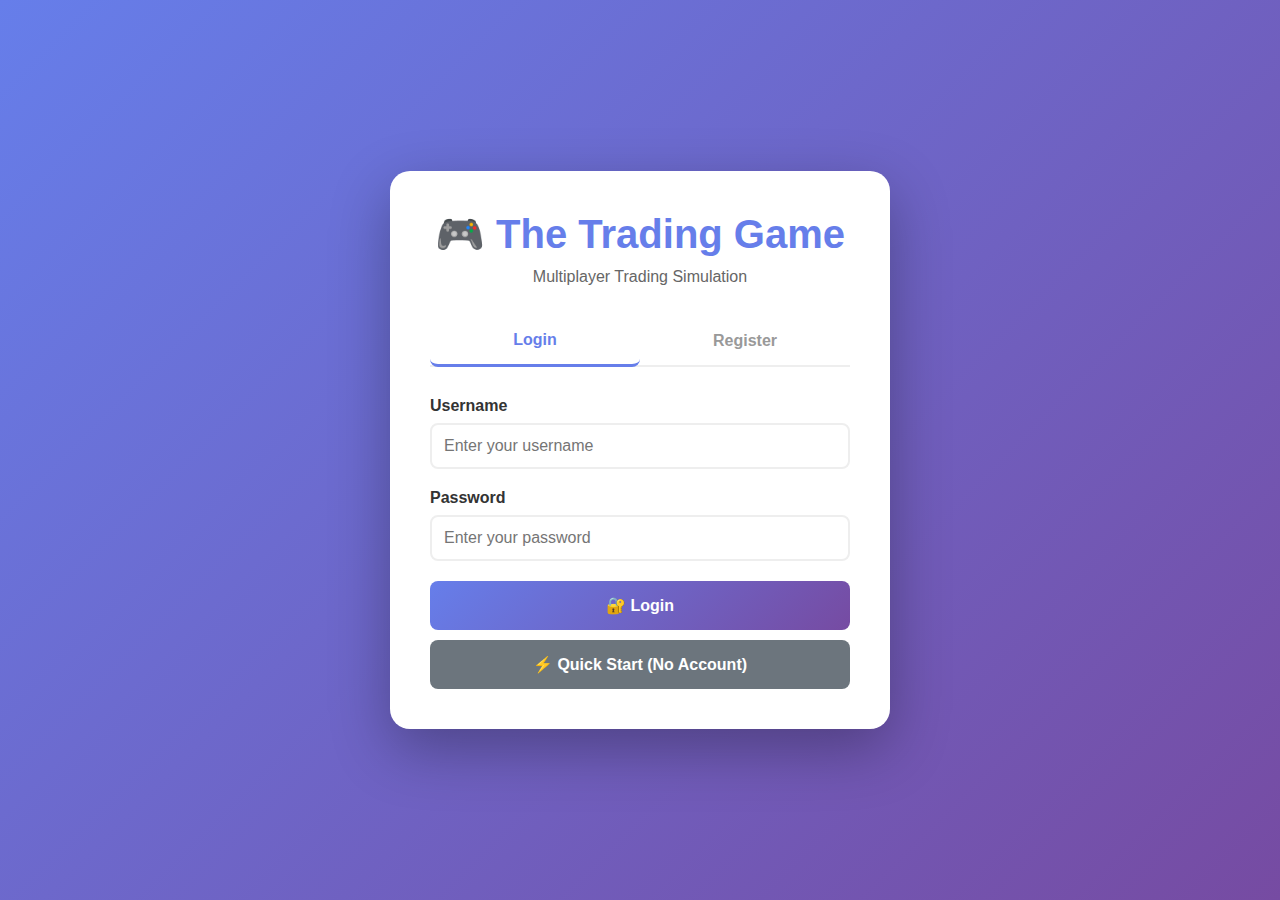
<file: frontend/index.html>
<!DOCTYPE html>
<html lang="en">
<head>
    <meta charset="UTF-8">
    <meta name="viewport" content="width=device-width, initial-scale=1.0">
    <title>The Trading Game</title>
    <style>
        * {
            margin: 0;
            padding: 0;
            box-sizing: border-box;
        }
        
        body {
            font-family: 'Segoe UI', Tahoma, Geneva, Verdana, sans-serif;
            background: linear-gradient(135deg, #667eea 0%, #764ba2 100%);
            min-height: 100vh;
            display: flex;
            justify-content: center;
            align-items: center;
            padding: 20px;
        }
        
        .container {
            background: white;
            border-radius: 20px;
            box-shadow: 0 20px 60px rgba(0,0,0,0.3);
            max-width: 500px;
            width: 100%;
            padding: 40px;
        }
        
        h1 {
            color: #667eea;
            text-align: center;
            margin-bottom: 10px;
            font-size: 2.5em;
        }
        
        .subtitle {
            text-align: center;
            color: #666;
            margin-bottom: 30px;
        }
        
        .tabs {
            display: flex;
            margin-bottom: 30px;
            border-bottom: 2px solid #eee;
        }
        
        .tab {
            flex: 1;
            padding: 15px;
            text-align: center;
            cursor: pointer;
            background: none;
            border: none;
            color: #999;
            font-size: 16px;
            font-weight: 600;
            transition: all 0.3s;
        }
        
        .tab.active {
            color: #667eea;
            border-bottom: 3px solid #667eea;
            margin-bottom: -2px;
        }
        
        .tab-content {
            display: none;
        }
        
        .tab-content.active {
            display: block;
        }
        
        .input-group {
            margin-bottom: 20px;
        }
        
        label {
            display: block;
            margin-bottom: 8px;
            color: #333;
            font-weight: 600;
        }
        
        input, select {
            width: 100%;
            padding: 12px;
            border: 2px solid #eee;
            border-radius: 8px;
            font-size: 16px;
            transition: border-color 0.3s;
        }
        
        input:focus, select:focus {
            outline: none;
            border-color: #667eea;
        }
        
        button {
            width: 100%;
            padding: 15px;
            background: linear-gradient(135deg, #667eea 0%, #764ba2 100%);
            color: white;
            border: none;
            border-radius: 8px;
            font-size: 16px;
            font-weight: 600;
            cursor: pointer;
            transition: transform 0.2s, box-shadow 0.2s;
        }
        
        button:hover {
            transform: translateY(-2px);
            box-shadow: 0 10px 20px rgba(0,0,0,0.2);
        }
        
        button:active {
            transform: translateY(0);
        }
        
        .game-code {
            font-size: 3em;
            text-align: center;
            color: #667eea;
            font-weight: bold;
            letter-spacing: 8px;
            margin: 30px 0;
            padding: 20px;
            background: #f8f9fa;
            border-radius: 12px;
        }
        
        .info {
            background: #e3f2fd;
            padding: 15px;
            border-radius: 8px;
            margin-bottom: 20px;
            color: #1565c0;
        }
        
        .success {
            background: #e8f5e9;
            padding: 15px;
            border-radius: 8px;
            margin-bottom: 20px;
            color: #2e7d32;
        }
        
        .error {
            background: #ffebee;
            padding: 15px;
            border-radius: 8px;
            margin-bottom: 20px;
            color: #c62828;
        }
        
        .hidden {
            display: none;
        }
        
        .player-list {
            margin-top: 20px;
        }
        
        .player-item {
            padding: 12px;
            margin-bottom: 10px;
            background: #f8f9fa;
            border-radius: 8px;
            display: flex;
            justify-content: space-between;
            align-items: center;
        }
        
        .player-role {
            font-size: 12px;
            padding: 4px 8px;
            border-radius: 4px;
            font-weight: 600;
        }
        
        .role-host {
            background: #ffd700;
            color: #b8860b;
        }
        
        .role-banker {
            background: #90ee90;
            color: #006400;
        }
        
        .role-player {
            background: #add8e6;
            color: #000080;
        }
    </style>
</head>
<body>
    <div class="container">
        <h1>🎮 The Trading Game</h1>
        <p class="subtitle">Multiplayer Trading Simulation</p>
        
        <!-- Authentication Screen -->
        <div id="auth-screen">
            <div class="tabs">
                <button class="tab active" onclick="showAuthTab('login', event)">Login</button>
                <button class="tab" onclick="showAuthTab('register', event)">Register</button>
            </div>
            
            <!-- Login Tab -->
            <div id="login-auth-tab" class="tab-content active">
                <div class="input-group">
                    <label for="login-username">Username</label>
                    <input type="text" id="login-username" placeholder="Enter your username" required>
                </div>
                
                <div class="input-group">
                    <label for="login-password">Password</label>
                    <input type="password" id="login-password" placeholder="Enter your password" required>
                </div>
                
                <button onclick="performLogin()">🔐 Login</button>
                <button onclick="skipAuth()" style="margin-top: 10px; background: #6c757d;">⚡ Quick Start (No Account)</button>
            </div>
            
            <!-- Register Tab -->
            <div id="register-auth-tab" class="tab-content">
                <div class="input-group">
                    <label for="register-username">Username</label>
                    <input type="text" id="register-username" placeholder="Choose a username (min 3 characters)" required>
                </div>
                
                <div class="input-group">
                    <label for="register-email">Email</label>
                    <input type="email" id="register-email" placeholder="Enter your email" required>
                </div>
                
                <div class="input-group">
                    <label for="register-password">Password</label>
                    <input type="password" id="register-password" placeholder="Choose a password (min 8 characters)" required>
                </div>
                
                <div class="input-group">
                    <label for="register-password-confirm">Confirm Password</label>
                    <input type="password" id="register-password-confirm" placeholder="Confirm your password" required>
                </div>
                
                <button onclick="performRegister()">✨ Create Account</button>
            </div>
        </div>
        
        <!-- Main Game Screen (shown after login or quick start) -->
        <div id="login-screen" class="hidden">
            <div class="tabs">
                <button class="tab active" onclick="showTab('create')">Create Game</button>
                <button class="tab" onclick="showTab('join')">Join Game</button>
            </div>
            
            <!-- Create Game Tab -->
            <div id="create-tab" class="tab-content active">
                <div class="info">
                    <strong>Host a new game:</strong><br>
                    Generate a unique 6-digit code that players can use to join your game.
                </div>
                
                <div class="input-group">
                    <label for="host-name">Your Name</label>
                    <input type="text" id="host-name" placeholder="Enter your name" required>
                </div>
                
                <button onclick="createGame()">🎲 Create New Game</button>
            </div>
            
            <!-- Join Game Tab -->
            <div id="join-tab" class="tab-content">
                <div class="info">
                    <strong>Join an existing game:</strong><br>
                    Enter the 6-digit game code provided by your host.
                </div>
                
                <div class="input-group">
                    <label for="game-code">Game Code</label>
                    <input type="text" id="game-code" placeholder="Enter 6-digit code" maxlength="6" style="text-transform: uppercase;">
                </div>
                
                <div class="input-group">
                    <label for="player-name">Your Name</label>
                    <input type="text" id="player-name" placeholder="Enter your name" required>
                </div>
                
                <div class="info" style="margin-top: 20px; background: #e3f2fd; color: #1565c0;">
                    <strong>Note:</strong> All players join initially without a role. The host will assign roles (player/banker) from the dashboard. Authenticated users join immediately, while guest users need host approval.
                </div>
                
                <button onclick="joinGame()">🚀 Join Game</button>
            </div>
        </div>
        
        <!-- Game Lobby Screen -->
        <div id="lobby-screen" class="hidden">
            <div class="success">
                <strong>Game Created!</strong><br>
                Share this code with your players:
            </div>
            
            <div class="game-code" id="display-game-code">------</div>
            
            <div class="info">
                <strong>Players Connected:</strong>
            </div>
            
            <div class="player-list" id="player-list">
                <!-- Players will be added here -->
            </div>
            
            <button onclick="startGame()">▶️ Start Game</button>
        </div>
        
        <!-- Game Screen -->
        <div id="game-screen" class="hidden">
            <h2 id="game-title">Game in Progress</h2>
            <div id="game-interface">
                <!-- Game interface will be loaded based on role -->
            </div>
        </div>
    </div>
    
    <script>
        const API_URL = 'http://localhost:8000';
        let currentGameCode = null;
        let currentPlayerId = null;
        let playerRole = null;
        let currentUser = null;
        let authToken = null;
        
        // Check if user is already logged in
        window.onload = function() {
            const token = localStorage.getItem('authToken');
            const username = localStorage.getItem('username');
            if (token && username) {
                authToken = token;
                currentUser = username;
                showGameScreen();
            }
        };
        
        // Auth tab switching
        function showAuthTab(tabName, event) {
            const tabs = document.querySelectorAll('#auth-screen .tab');
            const contents = document.querySelectorAll('#auth-screen .tab-content');
            
            tabs.forEach(tab => tab.classList.remove('active'));
            contents.forEach(content => content.classList.remove('active'));
            
            if (event && event.target) {
                event.target.classList.add('active');
            } else {
                // If no event, find and activate by tab name
                tabs.forEach(tab => {
                    if (tab.textContent.toLowerCase() === tabName) {
                        tab.classList.add('active');
                    }
                });
            }
            document.getElementById(tabName + '-auth-tab').classList.add('active');
        }
        
        // Register new user
        async function performRegister() {
            const username = document.getElementById('register-username').value.trim();
            const email = document.getElementById('register-email').value.trim();
            const password = document.getElementById('register-password').value;
            const confirmPassword = document.getElementById('register-password-confirm').value;
            
            if (!username || !email || !password) {
                alert('Please fill in all fields');
                return;
            }
            
            if (username.length < 3) {
                alert('Username must be at least 3 characters');
                return;
            }
            
            if (password.length < 8) {
                alert('Password must be at least 8 characters');
                return;
            }
            
            if (password !== confirmPassword) {
                alert('Passwords do not match');
                return;
            }
            
            try {
                const api = new GameAPI();
                await api.register(username, email, password);
                alert('Account created successfully! Please log in.');
                showAuthTab('login', null);
            } catch (error) {
                alert('Registration failed: ' + error.message);
            }
        }
        
        // Login user
        async function performLogin() {
            const username = document.getElementById('login-username').value.trim();
            const password = document.getElementById('login-password').value;
            
            if (!username || !password) {
                alert('Please enter username and password');
                return;
            }
            
            try {
                const api = new GameAPI();
                const response = await api.login(username, password);
                
                // Store auth token and username
                authToken = response.access_token;
                currentUser = username;
                localStorage.setItem('authToken', authToken);
                localStorage.setItem('username', username);
                
                // Show game screen
                showGameScreen();
            } catch (error) {
                alert('Login failed: ' + error.message);
            }
        }
        
        // Skip authentication (guest mode)
        function skipAuth() {
            currentUser = null;
            authToken = null;
            showGameScreen();
        }
        
        // Logout
        function logout() {
            authToken = null;
            currentUser = null;
            localStorage.removeItem('authToken');
            localStorage.removeItem('username');
            
            // Show auth screen
            document.getElementById('auth-screen').classList.remove('hidden');
            document.getElementById('login-screen').classList.add('hidden');
        }
        
        // Show game screen after auth
        function showGameScreen() {
            document.getElementById('auth-screen').classList.add('hidden');
            document.getElementById('login-screen').classList.remove('hidden');
            
            if (currentUser) {
                // Add welcome message and logout button
                const welcomeDiv = document.createElement('div');
                welcomeDiv.className = 'success';
                welcomeDiv.style.marginBottom = '20px';
                welcomeDiv.innerHTML = `
                    <strong>Welcome, ${currentUser}!</strong>
                    <button onclick="logout()" style="float: right; padding: 5px 15px; font-size: 14px; background: #dc3545;">Logout</button>
                    <div style="clear: both;"></div>
                `;
                const loginScreen = document.getElementById('login-screen');
                loginScreen.insertBefore(welcomeDiv, loginScreen.firstChild);
            }
        }
        
        // Tab switching
        function showTab(tabName) {
            document.querySelectorAll('.tab').forEach(tab => tab.classList.remove('active'));
            document.querySelectorAll('.tab-content').forEach(content => content.classList.remove('active'));
            
            event.target.classList.add('active');
            document.getElementById(tabName + '-tab').classList.add('active');
        }
        
        // Group number selection removed - will be assigned by host
        
        // Create new game
        async function createGame() {
            const hostName = document.getElementById('host-name').value.trim();
            if (!hostName) {
                alert('Please enter your name');
                return;
            }
            
            try {
                const api = new GameAPI();
                
                // Set auth token if logged in
                if (authToken) {
                    api.setToken(authToken);
                }
                
                // Create game session
                const game = await api.createGame();
                const gameCode = game.game_code;
                
                // Join as host
                const player = await api.joinGame(gameCode, hostName, 'host', null);
                
                // Redirect to settings page first
                window.location.href = `game-settings.html?gameCode=${gameCode}&playerId=${player.id}&playerName=${encodeURIComponent(hostName)}&role=host`;
            } catch (error) {
                alert('Error creating game: ' + error.message);
            }
        }
        
                // Join existing game
        async function joinGame() {
            const gameCode = document.getElementById('game-code').value.trim().toUpperCase();
            const playerName = document.getElementById('player-name').value.trim();
            
            if (!gameCode || !playerName) {
                alert('Please fill in all fields');
                return;
            }
            
            try {
                const api = new GameAPI();
                
                // Set auth token if logged in
                if (authToken) {
                    api.setToken(authToken);
                }
                
                // Everyone joins as "player" initially - host will assign roles
                const player = await api.joinGame(
                    gameCode, 
                    playerName, 
                    'player'
                );
                
                // Check if approval is needed (for non-authenticated users)
                if (player.needs_approval) {
                    alert('Your join request has been sent to the host. Please wait for approval.');
                    return;
                }
                
                // Redirect to dashboard with player role (will be updated by host if needed)
                window.location.href = `dashboard.html?gameCode=${gameCode}&playerId=${player.id}&playerName=${encodeURIComponent(playerName)}&role=player`;
            } catch (error) {
                alert('Error joining game: ' + error.message);
            }
        }
        
        // Start the game
        function startGame() {
            document.getElementById('lobby-screen').classList.add('hidden');
            document.getElementById('game-screen').classList.remove('hidden');
            loadGameInterface('host');
        }
        
        // Load game interface based on role
        function loadGameInterface(role) {
            const gameInterface = document.getElementById('game-interface');
            const gameTitle = document.getElementById('game-title');
            
            if (role === 'host') {
                gameTitle.textContent = '🎮 Game Host Dashboard';
                gameInterface.innerHTML = `
                    <div class="info">
                        <strong>Host Controls</strong><br>
                        You have full access to game settings and can see all player information.
                    </div>
                    <p style="margin-top: 20px; color: #666; text-align: center;">
                        Game interface will be implemented based on game rules.
                    </p>
                `;
            } else if (role === 'banker') {
                gameTitle.textContent = '🏦 World Bank';
                gameInterface.innerHTML = `
                    <div class="info">
                        <strong>Banker Interface</strong><br>
                        Manage the World Bank and process transactions.
                    </div>
                    <p style="margin-top: 20px; color: #666; text-align: center;">
                        Banker interface will be implemented based on game rules.
                    </p>
                `;
            } else {
                gameTitle.textContent = '👥 Player Group';
                gameInterface.innerHTML = `
                    <div class="info">
                        <strong>Player Interface</strong><br>
                        Trade with other groups and manage your resources.
                    </div>
                    <p style="margin-top: 20px; color: #666; text-align: center;">
                        Player interface will be implemented based on game rules.
                    </p>
                `;
            }
        }
        
        // Add player to lobby list
        function addPlayerToList(name, role) {
            const playerList = document.getElementById('player-list');
            const playerItem = document.createElement('div');
            playerItem.className = 'player-item';
            
            let roleClass = 'role-player';
            let roleText = 'Player';
            
            if (role === 'host') {
                roleClass = 'role-host';
                roleText = 'Host';
            } else if (role === 'banker') {
                roleClass = 'role-banker';
                roleText = 'Banker';
            }
            
            playerItem.innerHTML = `
                <span>${name}</span>
                <span class="player-role ${roleClass}">${roleText}</span>
            `;
            
            playerList.appendChild(playerItem);
        }
        
        // Generate mock game code
        function generateMockGameCode() {
            const chars = 'ABCDEFGHJKLMNPQRSTUVWXYZ23456789';
            let code = '';
            for (let i = 0; i < 6; i++) {
                code += chars.charAt(Math.floor(Math.random() * chars.length));
            }
            return code;
        }
    </script>
    <script src="game-api.js?v=2"></script>
</body>
</html>
</file>
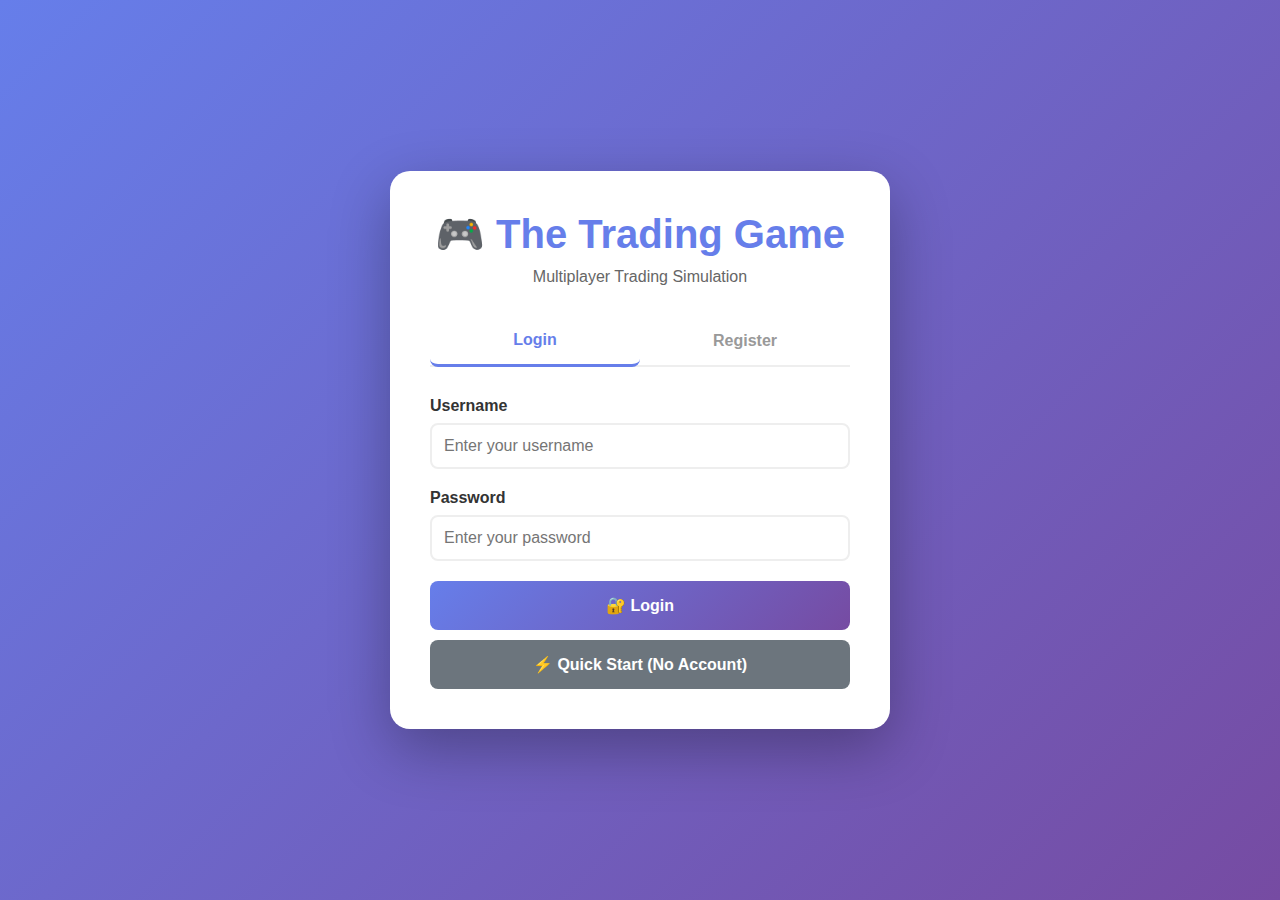
<file: frontend/dashboard.html>
<!DOCTYPE html>
<html lang="en">
<head>
    <meta charset="UTF-8">
    <meta name="viewport" content="width=device-width, initial-scale=1.0">
    <title>Trading Game - Dashboard</title>
    <link rel="stylesheet" href="dashboard-styles.css?v=26">
</head>
<body>
    <div class="dashboard-container">
        <!-- Header -->
        <header class="dashboard-header">
            <div class="header-left">
                <h1>🎮 Trading Game</h1>
                <div class="game-code-display">
                    Game Code: <span id="header-game-code">------</span>
                </div>
            </div>
            <div class="header-center">
                <div class="test-mode-toggle" id="test-mode-toggle-container" style="display: none;">
                    <label class="toggle-switch">
                        <input type="checkbox" id="test-mode-toggle" onchange="toggleTestMode(this.checked)">
                        <span class="toggle-slider"></span>
                    </label>
                    <span class="toggle-label">🧪 Test Mode</span>
                </div>
                <div class="role-view-switcher" id="role-view-switcher" style="display: none;">
                    <label for="view-as-role" style="font-weight: 600; font-size: 14px; color: white; margin-right: 10px;">👁️ View As:</label>
                    <select id="view-as-role" onchange="switchRoleView(this.value)" class="role-selector">
                        <option value="host">Host</option>
                        <option value="banker">Banker</option>
                        <option value="player">Player</option>
                    </select>
                </div>
                <div class="player-view-switcher" id="player-view-switcher" style="display: none;">
                    <label for="view-as-player" style="font-weight: 600; font-size: 14px; color: white; margin-right: 10px;">👤 View Player:</label>
                    <select id="view-as-player" onchange="switchPlayerView(this.value)" class="player-selector">
                        <option value="">Select Player...</option>
                    </select>
                </div>
            </div>
            <div class="header-right">
                <span id="player-name-display"></span>
                <span id="connection-status" class="status-indicator">●</span>
            </div>
        </header>

        <!-- Main Content -->
        <div class="dashboard-main">
            <!-- Host Dashboard -->
            <div id="host-dashboard" class="role-dashboard hidden">
                <h2>🎮 Game Host Dashboard</h2>
                
                <!-- Dashboard Tabs -->
                <div class="dashboard-tabs" id="dashboard-tabs-container">
                    <button class="tab-btn active" id="tab-btn-controls" onclick="switchHostTab('controls')">🎮 Game Controls</button>
                    <button class="tab-btn" id="tab-btn-nations" onclick="switchHostTab('nations')">🌍 Nations Overview</button>
                    <button class="tab-btn" id="tab-btn-resources" onclick="switchHostTab('resources')">📦 Team Resources</button>
                    <button class="tab-btn" id="tab-btn-challenges" onclick="switchHostTab('challenges')">⏱️ Active Challenges</button>
                    <button class="tab-btn" id="tab-btn-banker" onclick="switchHostTab('banker')">🏦 Banker View</button>
                </div>
                
                <!-- Welcome Banner with Game Code -->
                <div id="welcome-banner" class="welcome-banner">
                    <div class="welcome-content">
                        <h3>🎉 Game Created Successfully!</h3>
                        <p>Share this code with players to join:</p>
                        <div class="big-game-code" id="big-game-code">------</div>
                        <button class="btn btn-secondary" onclick="copyGameCode()">📋 Copy Code</button>
                        <button class="btn btn-primary" onclick="dismissWelcome()">✓ Got It</button>
                    </div>
                </div>
                
                <!-- Game Controls Tab -->
                <div id="host-tab-controls" class="host-tab-content active">
                <div class="dashboard-grid">
                    <!-- Game Controls -->
                    <div class="card" id="card-game-controls">
                        <h3>Game Controls</h3>
                        <div class="button-group">
                            <button id="start-game-btn" class="btn btn-primary">▶️ Start Game</button>
                            <button id="pause-game-btn" class="btn btn-warning" disabled>⏸️ Pause Game</button>
                            <button id="resume-game-btn" class="btn btn-success" disabled>▶️ Resume</button>
                            <button id="end-game-btn" class="btn btn-danger" disabled>🏁 End Game</button>
                            <button class="btn btn-secondary" onclick="openGameSettings()">⚙️ Settings</button>
                            <button class="btn btn-warning" onclick="clearAllPlayers()">👥 Remove All Players</button>
                            <button class="btn btn-danger" onclick="deleteGame()">🗑️ Delete Game</button>
                        </div>
                        <div class="game-status">
                            Status: <span id="game-status-display">Waiting</span>
                        </div>
                    </div>

                    <!-- Players Overview -->
                    <div class="card" id="card-connected-players">
                        <h3>Connected Players</h3>
                        <div id="players-list" class="players-list">
                            <!-- Players will be added here -->
                        </div>
                    </div>

                    <!-- Pending Approvals (Host Only) -->
                    <div class="card" id="card-pending-approvals">
                        <h3>Pending Approvals</h3>
                        <div class="pending-approval-section">
                            <p style="font-size: 14px; color: #666; margin-bottom: 15px;">
                                Guest users need approval before they can join. Authenticated users join automatically.
                            </p>
                            <div class="pending-count" style="margin-bottom: 15px;">
                                <strong>Waiting for approval: <span id="pending-count" style="color: #ff9800;">0</span></strong>
                            </div>
                            <div id="pending-players-list" class="pending-list">
                                <!-- Pending players will be listed here -->
                            </div>
                        </div>
                    </div>

                    <!-- Team Assignment (Host Only) -->
                    <div class="card full-width" id="card-team-assignment">
                        <h3>Team Assignment</h3>
                        <div class="team-assignment-section">
                            <div class="assignment-controls">
                                <button id="auto-assign-btn" class="btn btn-success" onclick="autoAssignTeams()">🎲 Auto-Assign All Players</button>
                                <button class="btn btn-secondary" onclick="refreshUnassigned()">🔄 Refresh</button>
                            </div>
                            
                            <div class="drag-drop-info" style="padding: 10px; background: #e3f2fd; border-radius: 6px; margin: 15px 0;">
                                <p style="font-size: 14px; margin: 0;">
                                    💡 <strong>Drag & Drop:</strong> Drag players from the list below or between teams to reassign them.
                                </p>
                            </div>
                            
                            <!-- Hidden input for fake players (used by modal) -->
                            <input type="hidden" id="num-fake-players" value="8">
                            
                            <!-- Team Boxes -->
                            <div class="teams-grid" id="teams-grid">
                                <!-- Team boxes will be dynamically created here -->
                            </div>

                            <div class="unassigned-section">
                                <h4>Unassigned Players (<span id="unassigned-count">0</span>)</h4>
                                <div id="unassigned-players-list" class="unassigned-list">
                                    <!-- Unassigned players will be listed here -->
                                </div>
                            </div>
                        </div>
                    </div>

                    <!-- Game Events Log -->
                    <div class="card full-width" id="card-game-events">
                        <h3>Game Events</h3>
                        <div id="events-log" class="events-log">
                            <!-- Events will be added here -->
                        </div>
                    </div>
                </div>
                </div>
                <!-- End Game Controls Tab -->
                
                <!-- Nations Overview Tab -->
                <div id="host-tab-nations" class="host-tab-content">
                    <div class="dashboard-grid">
                        <!-- Nations Overview (shared with banker) -->
                        <div class="card full-width">
                            <h3>🌍 All Nations Overview</h3>
                            <div id="host-nations-overview" class="nations-grid">
                                <!-- Nation cards will be added here -->
                            </div>
                        </div>
                    </div>
                </div>
                <!-- End Nations Overview Tab -->
                
                <!-- Team Resources Tab -->
                <div id="host-tab-resources" class="host-tab-content">
                    <div class="dashboard-grid">
                        <div class="card full-width">
                            <h3>📦 Team Resources & Buildings</h3>
                            <p style="font-size: 14px; color: #666; margin-bottom: 15px;">
                                Quick overview of each team's current resources and buildings
                            </p>
                            <div id="team-resources-overview" class="teams-resources-grid">
                                <!-- Team resource cards will be added here -->
                            </div>
                        </div>
                    </div>
                </div>
                <!-- End Team Resources Tab -->
                
                <!-- Active Challenges Tab -->
                <div id="host-tab-challenges" class="host-tab-content">
                    <div class="dashboard-grid">
                        <div class="card full-width">
                            <h3>⏱️ Active Challenges</h3>
                            <p style="font-size: 14px; color: #666; margin-bottom: 15px;">
                                Monitor active challenges with countdown timers. Challenges expire after 10 minutes.
                            </p>
                            <div id="active-challenges-list" class="active-challenges-list">
                                <p style="color: #999; font-style: italic;">No active challenges</p>
                            </div>
                        </div>
                    </div>
                </div>
                <!-- End Active Challenges Tab -->
                
                <!-- Banker View Tab (Host Only) -->
                <div id="host-tab-banker" class="host-tab-content">
                    <div class="dashboard-grid">
                        <!-- Bank Inventory -->
                        <div class="card">
                            <h3>Bank Inventory</h3>
                            <div id="host-bank-inventory" class="resource-list">
                                <!-- Bank resources will be listed here -->
                            </div>
                        </div>

                        <!-- Resource Prices -->
                        <div class="card">
                            <h3>Resource Prices</h3>
                            <div id="host-bank-prices" class="price-controls">
                                <div class="price-item">
                                    <label>Food</label>
                                    <input type="number" id="host-price-food" min="1" value="2">
                                    <button onclick="updatePrice('food', 'host')">Update</button>
                                </div>
                                <div class="price-item">
                                    <label>Raw Materials</label>
                                    <input type="number" id="host-price-raw-materials" min="1" value="3">
                                    <button onclick="updatePrice('raw_materials', 'host')">Update</button>
                                </div>
                                <div class="price-item">
                                    <label>Electrical Goods</label>
                                    <input type="number" id="host-price-electrical-goods" min="1" value="15">
                                    <button onclick="updatePrice('electrical_goods', 'host')">Update</button>
                                </div>
                                <div class="price-item">
                                    <label>Medical Goods</label>
                                    <input type="number" id="host-price-medical-goods" min="1" value="20">
                                    <button onclick="updatePrice('medical_goods', 'host')">Update</button>
                                </div>
                            </div>
                        </div>

                        <!-- Challenge Requests -->
                        <div class="card full-width" id="card-challenge-requests">
                            <h3>🏋️ Production Challenge Requests</h3>
                            <div class="challenge-requests-section">
                                <p style="font-size: 14px; color: #666; margin-bottom: 15px;">
                                    Players will request challenges before they can produce resources. Assign appropriate physical challenges.
                                </p>
                                <div id="challenge-requests-list" class="challenge-requests-list">
                                    <p style="color: #999; font-style: italic;">No pending challenge requests</p>
                                </div>
                            </div>
                        </div>

                        <!-- Events & Disasters -->
                        <div class="card full-width">
                            <h3>Trigger Events</h3>
                            <div class="event-controls">
                                <div class="event-section">
                                    <h4>Food Tax</h4>
                                    <button class="btn btn-primary" onclick="triggerFoodTax()">💰 Apply Food Tax (All Nations)</button>
                                </div>
                                
                                <div class="event-section">
                                    <h4>Natural Disasters</h4>
                                    <select id="host-disaster-nation">
                                        <option value="all">All Nations</option>
                                        <option value="1">Nation 1</option>
                                        <option value="2">Nation 2</option>
                                        <option value="3">Nation 3</option>
                                        <option value="4">Nation 4</option>
                                    </select>
                                    <select id="host-disaster-type">
                                        <option value="natural_disaster">Natural Disaster</option>
                                        <option value="drought">Drought</option>
                                        <option value="disease">Disease</option>
                                        <option value="famine">Famine</option>
                                        <option value="climate_change">Climate Change</option>
                                    </select>
                                    <input type="number" id="host-disaster-severity" min="1" max="5" value="1" placeholder="Severity (1-5)">
                                    <button class="btn btn-danger" onclick="triggerDisaster('host')">⚠️ Trigger</button>
                                </div>

                                <div class="event-section">
                                    <h4>Trade with Nations</h4>
                                    <select id="host-trade-nation">
                                        <option value="">Select Nation</option>
                                        <option value="1">Nation 1</option>
                                        <option value="2">Nation 2</option>
                                        <option value="3">Nation 3</option>
                                        <option value="4">Nation 4</option>
                                    </select>
                                    <button class="btn btn-success" onclick="openBankTrade('host')">💱 Open Trade Window</button>
                                </div>
                            </div>
                        </div>
                    </div>
                </div>
                <!-- End Banker View Tab -->
            </div>

            <!-- Nation/Player Dashboard -->
            <div id="nation-dashboard" class="role-dashboard hidden">
                <h2 id="player-title">Player Dashboard</h2>
                
                <div class="dashboard-grid">
                    <!-- Resources -->
                    <div class="card" id="card-resources">
                        <h3>Resources</h3>
                        <div id="nation-resources" class="resource-list">
                            <!-- Resources will be listed here -->
                        </div>
                    </div>

                    <!-- Buildings -->
                    <div class="card" id="card-buildings">
                        <h3>Buildings</h3>
                        <div id="nation-buildings" class="building-list">
                            <!-- Buildings will be listed here -->
                        </div>
                    </div>

                    <!-- Team Members -->
                    <div class="card full-width">
                        <h3>Your Team</h3>
                        <div id="team-info" style="margin-bottom: 12px; font-size: 16px; color: #666;">
                            <!-- Team assignment info will appear here -->
                        </div>
                        <div id="team-name-section" style="margin-bottom: 15px; padding: 12px; background: #f8f9fa; border-radius: 8px; border-left: 4px solid #667eea; display: none;">
                            <div style="display: flex; align-items: center; gap: 10px;">
                                <span style="font-weight: 600; color: #333;">Team Name:</span>
                                <span id="current-team-name" ondblclick="editPlayerTeamName()" title="Double-click to edit" style="flex: 1; color: #667eea; font-weight: 600; cursor: pointer; padding: 4px 8px; border-radius: 4px; transition: background 0.2s;">Loading...</span>
                                <input type="text" id="team-name-edit-input" style="display: none; flex: 1; padding: 6px 10px; border: 2px solid #667eea; border-radius: 4px; font-size: 14px; font-weight: 600;" />
                                <button class="btn-icon-edit" onclick="editPlayerTeamName()" title="Edit team name" style="background: #667eea; color: white; border: none; padding: 6px 10px; border-radius: 4px; cursor: pointer; display: flex; align-items: center; justify-content: center; transition: background 0.2s;">
                                    <svg width="16" height="16" viewBox="0 0 24 24" fill="none" stroke="currentColor" stroke-width="2" stroke-linecap="round" stroke-linejoin="round">
                                        <path d="M11 4H4a2 2 0 0 0-2 2v14a2 2 0 0 0 2 2h14a2 2 0 0 0 2-2v-7"></path>
                                        <path d="M18.5 2.5a2.121 2.121 0 0 1 3 3L12 15l-4 1 1-4 9.5-9.5z"></path>
                                    </svg>
                                </button>
                            </div>
                        </div>
                        <div id="team-members-list" class="team-members-list">
                            <!-- Team members will be listed here -->
                        </div>
                    </div>

                    <!-- Production -->
                    <div class="card full-width" id="card-production">
                        <h3>Production</h3>
                        <div id="production-controls" class="production-grid">
                            <div class="production-item">
                                <h4>🌾 Farm</h4>
                                <p>Produces: Food</p>
                                <p>Buildings: <span id="farm-count">0</span></p>
                                <p class="challenge-display" id="farm-challenge-display" style="display: none;">Challenge: <span id="farm-challenge">Awaiting challenge...</span></p>
                                <button class="btn btn-primary" onclick="requestChallenge('farm')" id="farm-request-btn">📋 Request Challenge</button>
                                <button class="btn btn-success" onclick="startProduction('farm')" id="farm-produce-btn" style="display: none;">✅ Complete Challenge</button>
                            </div>
                            <div class="production-item">
                                <h4>⛏️ Mine</h4>
                                <p>Produces: Raw Materials</p>
                                <p>Buildings: <span id="mine-count">0</span></p>
                                <p class="challenge-display" id="mine-challenge-display" style="display: none;">Challenge: <span id="mine-challenge">Awaiting challenge...</span></p>
                                <button class="btn btn-primary" onclick="requestChallenge('mine')" id="mine-request-btn">📋 Request Challenge</button>
                                <button class="btn btn-success" onclick="startProduction('mine')" id="mine-produce-btn" style="display: none;">✅ Complete Challenge</button>
                            </div>
                            <div class="production-item">
                                <h4>⚡ Electrical Factory</h4>
                                <p>Produces: Electrical Goods</p>
                                <p>Requires: 5 Raw Materials per building</p>
                                <p>Buildings: <span id="electrical_factory-count">0</span></p>
                                <p class="challenge-display" id="electrical_factory-challenge-display" style="display: none;">Challenge: <span id="electrical_factory-challenge">Awaiting challenge...</span></p>
                                <button class="btn btn-primary" onclick="requestChallenge('electrical_factory')" id="electrical_factory-request-btn">📋 Request Challenge</button>
                                <button class="btn btn-success" onclick="startProduction('electrical_factory')" id="electrical_factory-produce-btn" style="display: none;">✅ Complete Challenge</button>
                            </div>
                            <div class="production-item">
                                <h4>🏥 Medical Factory</h4>
                                <p>Produces: Medical Goods</p>
                                <p>Requires: 5 Food per building</p>
                                <p>Buildings: <span id="medical_factory-count">0</span></p>
                                <p class="challenge-display" id="medical_factory-challenge-display" style="display: none;">Challenge: <span id="medical_factory-challenge">Awaiting challenge...</span></p>
                                <button class="btn btn-primary" onclick="requestChallenge('medical_factory')" id="medical_factory-request-btn">📋 Request Challenge</button>
                                <button class="btn btn-success" onclick="startProduction('medical_factory')" id="medical_factory-produce-btn" style="display: none;">✅ Complete Challenge</button>
                            </div>
                        </div>
                    </div>

                    <!-- Trading -->
                    <div class="card full-width" id="card-trading">
                        <h3>Trading</h3>
                        <div class="trading-controls">
                            <button class="btn btn-primary" onclick="openTradeWindow('bank')">💰 Trade with Bank</button>
                            <button class="btn btn-primary" onclick="openTradeWindow('nation')">🤝 Trade with Nation</button>
                        </div>
                    </div>

                    <!-- Build Buildings -->
                    <div class="card full-width" id="card-build-buildings">
                        <h3>Build New Buildings</h3>
                        <div id="build-controls" class="build-grid">
                            <!-- Building options will be added here -->
                        </div>
                    </div>
                </div>
            </div>
        </div>
    </div>

    <!-- Trade Modal -->
    <div id="trade-modal" class="modal hidden">
        <div class="modal-content">
            <span class="close" onclick="closeTradeModal()">&times;</span>
            <h2>Trade Resources</h2>
            <div id="trade-form">
                <!-- Trade form will be populated here -->
            </div>
        </div>
    </div>

    <!-- Production Challenge Modal -->
    <div id="challenge-modal" class="modal hidden">
        <div class="modal-content">
            <h2>Complete Physical Challenge</h2>
            <div id="challenge-content">
                <p id="challenge-description"></p>
                <div class="challenge-buttons">
                    <button class="btn btn-success" onclick="completeChallenge()">✅ Challenge Completed</button>
                    <button class="btn btn-secondary" onclick="closeChallengeModal()">Cancel</button>
                </div>
            </div>
        </div>
    </div>

    <!-- Game Settings Modal -->
    <div id="settings-modal" class="modal">
        <div class="modal-content">
            <div class="modal-header">
                <h2>⚙️ Game Settings</h2>
                <button class="modal-close" onclick="closeGameSettings()">&times;</button>
            </div>
            <div class="modal-body">
                <div class="setting-section">
                    <h3>Team Configuration</h3>
                    <p class="setting-warning">
                        <strong>⚠️ Important:</strong> Set the number of teams BEFORE players join the game!
                    </p>
                    <div class="setting-control">
                        <label for="num-teams-modal">Number of Teams:</label>
                        <input type="number" id="num-teams-modal" min="1" max="20" value="4">
                        <button class="btn btn-primary" onclick="applyTeamConfiguration()">✓ Apply</button>
                        <span id="teams-status-modal" class="status-text"></span>
                    </div>
                </div>

                <div class="setting-section">
                    <h3>Game Rules</h3>
                    <div class="setting-control">
                        <label for="game-duration-modal">Game Duration: <span id="duration-display-modal">2 hours</span></label>
                        <input type="range" id="game-duration-modal" min="60" max="240" step="30" value="120" 
                               oninput="updateDurationDisplayModal(this.value)">
                        <small style="color: #666;">How long the game will last (1 to 4 hours)</small>
                    </div>
                    <div class="setting-control">
                        <label for="food-tax-timer">Food Tax Timer (minutes):</label>
                        <input type="number" id="food-tax-timer" min="1" max="60" value="15">
                    </div>
                    <div class="setting-control">
                        <label for="starting-resources">Starting Resources per Team:</label>
                        <input type="number" id="starting-resources" min="0" max="1000" value="100">
                    </div>
                    <div class="setting-control">
                        <label for="allow-team-names">
                            <input type="checkbox" id="allow-team-names" style="width: auto; margin-right: 8px;">
                            Allow teams to choose their own names
                        </label>
                    </div>
                </div>

                <div class="setting-section">
                    <h3>🏋️ Challenge Activities</h3>
                    <p style="font-size: 14px; color: #666; margin-bottom: 15px;">
                        Configure default target numbers for production challenges
                    </p>
                    <table style="width: 100%; border-collapse: collapse;">
                        <thead>
                            <tr style="background: #f8f9fa; border-bottom: 2px solid #dee2e6;">
                                <th style="padding: 10px; text-align: left; font-weight: 600;">Activity</th>
                                <th style="padding: 10px; text-align: center; font-weight: 600; width: 150px;">Default Target</th>
                            </tr>
                        </thead>
                        <tbody>
                            <tr style="border-bottom: 1px solid #dee2e6;">
                                <td style="padding: 10px;">Push-ups</td>
                                <td style="padding: 10px; text-align: center;">
                                    <input type="number" id="challenge-push_ups" min="1" max="999" value="20" 
                                           style="width: 80px; padding: 5px; border: 2px solid #ddd; border-radius: 4px; text-align: center;">
                                </td>
                            </tr>
                            <tr style="border-bottom: 1px solid #dee2e6;">
                                <td style="padding: 10px;">Sit-ups</td>
                                <td style="padding: 10px; text-align: center;">
                                    <input type="number" id="challenge-sit_ups" min="1" max="999" value="20" 
                                           style="width: 80px; padding: 5px; border: 2px solid #ddd; border-radius: 4px; text-align: center;">
                                </td>
                            </tr>
                            <tr style="border-bottom: 1px solid #dee2e6;">
                                <td style="padding: 10px;">Burpees</td>
                                <td style="padding: 10px; text-align: center;">
                                    <input type="number" id="challenge-burpees" min="1" max="999" value="20" 
                                           style="width: 80px; padding: 5px; border: 2px solid #ddd; border-radius: 4px; text-align: center;">
                                </td>
                            </tr>
                            <tr style="border-bottom: 1px solid #dee2e6;">
                                <td style="padding: 10px;">Star Jumps</td>
                                <td style="padding: 10px; text-align: center;">
                                    <input type="number" id="challenge-star_jumps" min="1" max="999" value="20" 
                                           style="width: 80px; padding: 5px; border: 2px solid #ddd; border-radius: 4px; text-align: center;">
                                </td>
                            </tr>
                            <tr style="border-bottom: 1px solid #dee2e6;">
                                <td style="padding: 10px;">Squats</td>
                                <td style="padding: 10px; text-align: center;">
                                    <input type="number" id="challenge-squats" min="1" max="999" value="20" 
                                           style="width: 80px; padding: 5px; border: 2px solid #ddd; border-radius: 4px; text-align: center;">
                                </td>
                            </tr>
                            <tr style="border-bottom: 1px solid #dee2e6;">
                                <td style="padding: 10px;">Lunges</td>
                                <td style="padding: 10px; text-align: center;">
                                    <input type="number" id="challenge-lunges" min="1" max="999" value="20" 
                                           style="width: 80px; padding: 5px; border: 2px solid #ddd; border-radius: 4px; text-align: center;">
                                </td>
                            </tr>
                            <tr style="border-bottom: 1px solid #dee2e6;">
                                <td style="padding: 10px;">Plank (seconds)</td>
                                <td style="padding: 10px; text-align: center;">
                                    <input type="number" id="challenge-plank" min="1" max="999" value="20" 
                                           style="width: 80px; padding: 5px; border: 2px solid #ddd; border-radius: 4px; text-align: center;">
                                </td>
                            </tr>
                            <tr>
                                <td style="padding: 10px;">Jumping Jacks</td>
                                <td style="padding: 10px; text-align: center;">
                                    <input type="number" id="challenge-jumping_jacks" min="1" max="999" value="20" 
                                           style="width: 80px; padding: 5px; border: 2px solid #ddd; border-radius: 4px; text-align: center;">
                                </td>
                            </tr>
                        </tbody>
                    </table>
                    <div style="margin-top: 15px; text-align: right;">
                        <button class="btn btn-primary" onclick="applyChallengeDefaults()" style="padding: 8px 20px; font-size: 14px;">
                            ✓ Apply Challenge Defaults
                        </button>
                    </div>
                </div>

                <div class="setting-section test-mode-section" id="test-mode-settings" style="display: none;">
                    <h3>🧪 Test Mode</h3>
                    <div class="setting-control">
                        <label for="num-fake-players-modal">Number of Fake Players:</label>
                        <input type="number" id="num-fake-players-modal" min="1" max="50" value="8">
                        <button class="btn btn-success" onclick="createFakePlayersFromModal()">➕ Add Fake Players</button>
                    </div>
                </div>
            </div>
            <div class="modal-footer">
                <button class="btn btn-secondary" onclick="closeGameSettings()">Close</button>
            </div>
        </div>
    </div>

    <script src="game-api.js?v=35"></script>
    <script src="dashboard.js?v=35"></script>
</body>
</html>
</file>
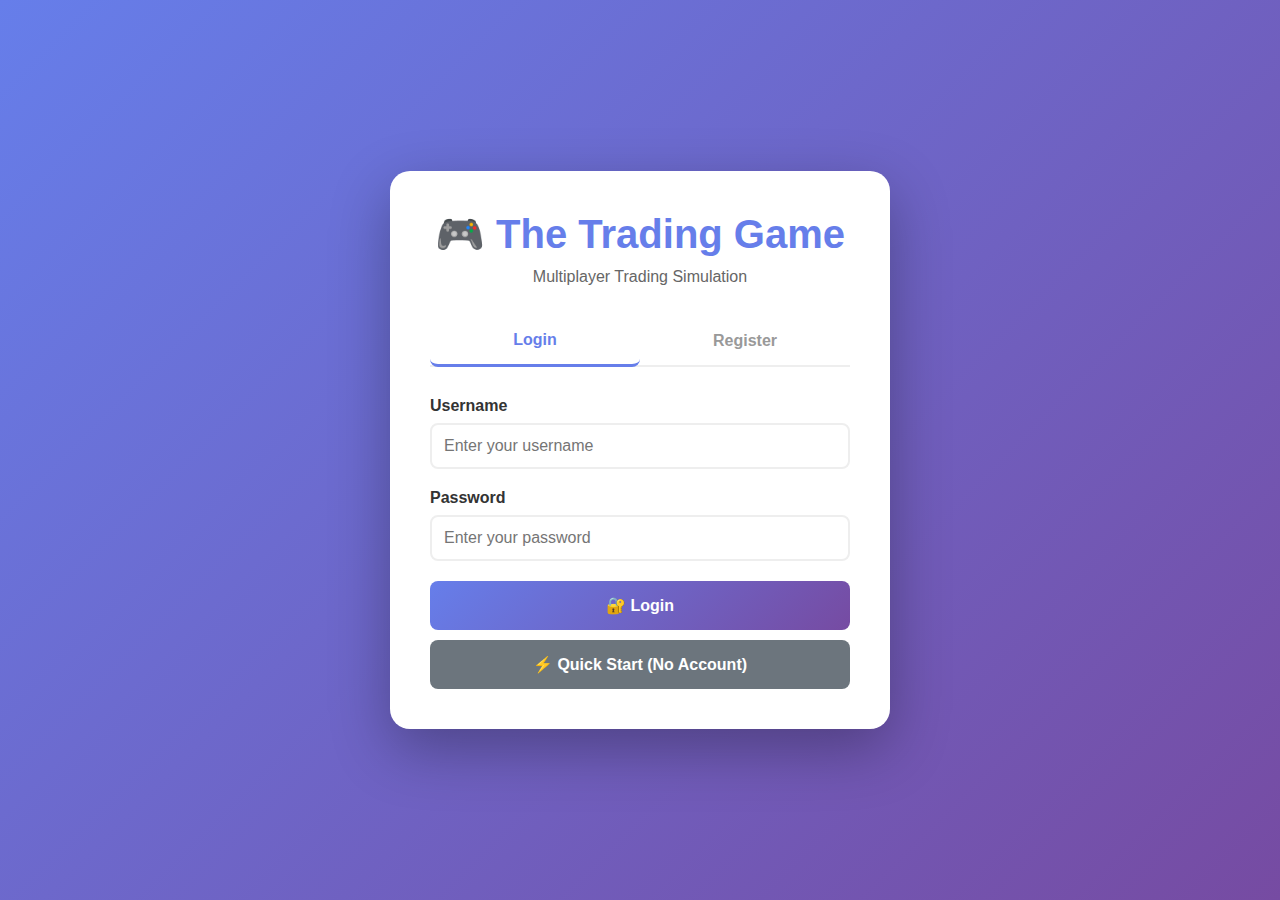
<file: frontend/game-settings.html>
<!DOCTYPE html>
<html lang="en">
<head>
    <meta charset="UTF-8">
    <meta name="viewport" content="width=device-width, initial-scale=1.0">
    <title>Game Settings - The Trading Game</title>
    <style>
        * {
            margin: 0;
            padding: 0;
            box-sizing: border-box;
        }

        body {
            font-family: 'Segoe UI', Tahoma, Geneva, Verdana, sans-serif;
            background: linear-gradient(135deg, #667eea 0%, #764ba2 100%);
            min-height: 100vh;
            padding: 20px;
        }

        .container {
            max-width: 800px;
            margin: 0 auto;
            background: white;
            border-radius: 20px;
            padding: 40px;
            box-shadow: 0 20px 60px rgba(0,0,0,0.3);
        }

        h1 {
            color: #333;
            margin-bottom: 10px;
            font-size: 32px;
        }

        .subtitle {
            color: #666;
            margin-bottom: 30px;
            font-size: 16px;
        }

        .settings-section {
            margin-bottom: 30px;
            padding: 20px;
            background: #f8f9fa;
            border-radius: 12px;
            border-left: 4px solid #667eea;
        }

        .settings-section h2 {
            color: #333;
            font-size: 20px;
            margin-bottom: 15px;
        }

        .setting-item {
            margin-bottom: 20px;
        }

        .setting-item label {
            display: block;
            font-weight: 600;
            margin-bottom: 8px;
            color: #555;
        }

        .setting-item input[type="number"],
        .setting-item select {
            width: 100%;
            padding: 12px;
            font-size: 16px;
            border: 2px solid #ddd;
            border-radius: 8px;
            transition: border-color 0.3s;
        }

        .setting-item input[type="number"]:focus,
        .setting-item select:focus {
            outline: none;
            border-color: #667eea;
        }

        .setting-description {
            font-size: 14px;
            color: #666;
            margin-top: 5px;
        }

        .warning-box {
            background: #fff3cd;
            border: 2px solid #ffc107;
            border-radius: 8px;
            padding: 15px;
            margin-bottom: 20px;
        }

        .warning-box strong {
            color: #856404;
        }

        .info-box {
            background: #e3f2fd;
            border: 2px solid #2196f3;
            border-radius: 8px;
            padding: 15px;
            margin-bottom: 20px;
        }

        .info-box strong {
            color: #1976d2;
        }

        .button-group {
            display: flex;
            gap: 15px;
            margin-top: 30px;
        }

        .btn {
            padding: 15px 30px;
            font-size: 16px;
            font-weight: 600;
            border: none;
            border-radius: 10px;
            cursor: pointer;
            transition: all 0.3s;
            flex: 1;
        }

        .btn-primary {
            background: #667eea;
            color: white;
        }

        .btn-primary:hover {
            background: #5568d3;
            transform: translateY(-2px);
            box-shadow: 0 5px 15px rgba(102, 126, 234, 0.4);
        }

        .btn-secondary {
            background: #6c757d;
            color: white;
        }

        .btn-secondary:hover {
            background: #5a6268;
        }

        .game-code-preview {
            display: none;
            text-align: center;
            padding: 20px;
            background: #e8f5e9;
            border-radius: 12px;
            margin-bottom: 20px;
        }

        .game-code-preview h3 {
            color: #2e7d32;
            margin-bottom: 10px;
        }

        .game-code-preview .code {
            font-size: 36px;
            font-weight: bold;
            color: #1b5e20;
            letter-spacing: 4px;
        }

        .status-message {
            padding: 12px;
            border-radius: 8px;
            margin-bottom: 20px;
            display: none;
        }

        .status-message.success {
            background: #d4edda;
            color: #155724;
            border: 2px solid #c3e6cb;
        }

        .status-message.error {
            background: #f8d7da;
            color: #721c24;
            border: 2px solid #f5c6cb;
        }
    </style>
</head>
<body>
    <div class="container">
        <h1>⚙️ Game Settings</h1>
        <p class="subtitle">Configure your game before players join</p>

        <div id="status-message" class="status-message"></div>

        <div class="warning-box">
            <strong>⚠️ Important:</strong> Configure these settings now. Some settings cannot be changed once players join the game.
        </div>

        <!-- Team Configuration -->
        <div class="settings-section">
            <h2>🎯 Team Configuration</h2>
            
            <div class="setting-item">
                <label for="num-teams">Number of Teams</label>
                <input type="number" id="num-teams" min="1" max="20" value="4">
                <div class="setting-description">
                    How many teams will play? Each team represents a nation with unique resources.
                </div>
            </div>
        </div>

        <!-- Game Rules -->
        <div class="settings-section">
            <h2>📜 Game Rules</h2>
            
            <div class="setting-item">
                <label for="food-tax-minutes">Food Tax Timer (minutes)</label>
                <input type="number" id="food-tax-minutes" min="5" max="60" value="15">
                <div class="setting-description">
                    How often teams must pay food tax to the bank.
                </div>
            </div>

            <div class="setting-item">
                <label for="starting-resources">Starting Resource Level</label>
                <select id="starting-resources">
                    <option value="low">Low - Challenging Start</option>
                    <option value="medium" selected>Medium - Balanced</option>
                    <option value="high">High - Easy Start</option>
                </select>
                <div class="setting-description">
                    How many resources each team starts with.
                </div>
            </div>

            <div class="setting-item">
                <label for="disaster-frequency">Disaster Frequency</label>
                <select id="disaster-frequency">
                    <option value="none">None - No Disasters</option>
                    <option value="low">Low - Occasional</option>
                    <option value="medium" selected>Medium - Regular</option>
                    <option value="high">High - Frequent</option>
                </select>
                <div class="setting-description">
                    How often random disaster events occur.
                </div>
            </div>
        </div>

        <!-- Quick Start Option -->
        <div class="info-box">
            <strong>💡 Tip:</strong> You can use default settings and configure teams later from the dashboard if you prefer.
        </div>

        <div class="button-group">
            <button class="btn btn-secondary" onclick="skipSettings()">Skip - Use Defaults</button>
            <button class="btn btn-primary" onclick="saveSettingsAndContinue()">Save Settings & Continue</button>
        </div>
    </div>

    <script src="game-api.js"></script>
    <script>
        const gameAPI = new GameAPI();
        let currentGameCode = null;
        let currentPlayer = null;

        // Get game info from URL
        window.addEventListener('DOMContentLoaded', () => {
            const params = new URLSearchParams(window.location.search);
            currentGameCode = params.get('gameCode');
            const playerId = params.get('playerId');
            const playerName = params.get('playerName');
            const role = params.get('role');

            if (!currentGameCode || !playerId || !playerName || !role) {
                alert('Invalid game settings link');
                window.location.href = 'index.html';
                return;
            }

            currentPlayer = {
                id: parseInt(playerId),
                name: playerName,
                role: role
            };

            // Set auth token if available
            const authToken = localStorage.getItem('authToken');
            if (authToken) {
                gameAPI.setToken(authToken);
            }
        });

        async function saveSettingsAndContinue() {
            const numTeams = parseInt(document.getElementById('num-teams').value);
            const foodTaxMinutes = parseInt(document.getElementById('food-tax-minutes').value);
            const startingResources = document.getElementById('starting-resources').value;
            const disasterFrequency = document.getElementById('disaster-frequency').value;

            if (!numTeams || numTeams < 1 || numTeams > 20) {
                showStatus('Please enter a valid number of teams (1-20)', 'error');
                return;
            }

            try {
                // Save number of teams
                await gameAPI.setNumberOfTeams(currentGameCode, numTeams);
                
                // TODO: Save other settings to game_state when backend supports it
                // For now, just save the teams configuration

                showStatus('Settings saved successfully!', 'success');
                
                // Redirect to dashboard after short delay
                setTimeout(() => {
                    goToDashboard();
                }, 1000);

            } catch (error) {
                console.error('Error saving settings:', error);
                showStatus('Failed to save settings: ' + error.message, 'error');
            }
        }

        function skipSettings() {
            // Just go to dashboard with default settings
            goToDashboard();
        }

        function goToDashboard() {
            window.location.href = `dashboard.html?gameCode=${currentGameCode}&playerId=${currentPlayer.id}&playerName=${encodeURIComponent(currentPlayer.name)}&role=${currentPlayer.role}`;
        }

        function showStatus(message, type) {
            const statusDiv = document.getElementById('status-message');
            statusDiv.textContent = message;
            statusDiv.className = `status-message ${type}`;
            statusDiv.style.display = 'block';
        }
    </script>
</body>
</html>
</file>
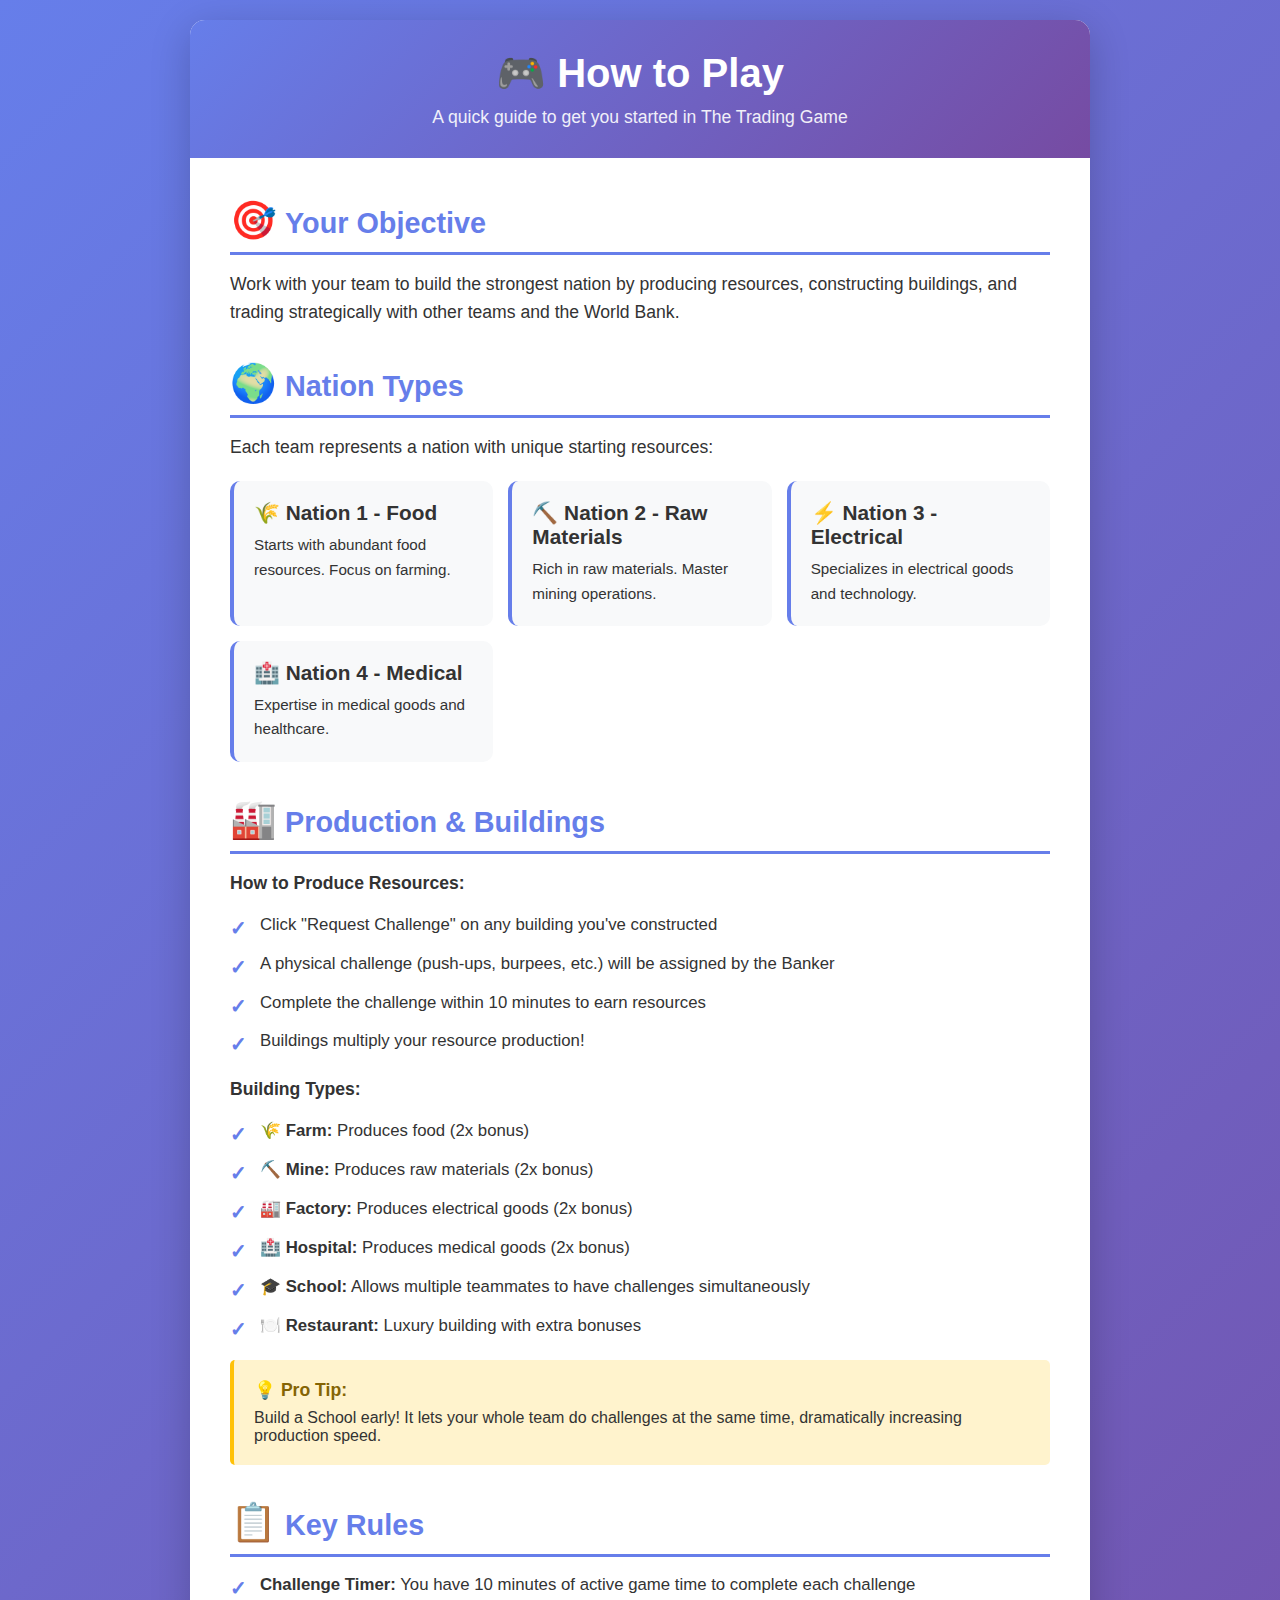
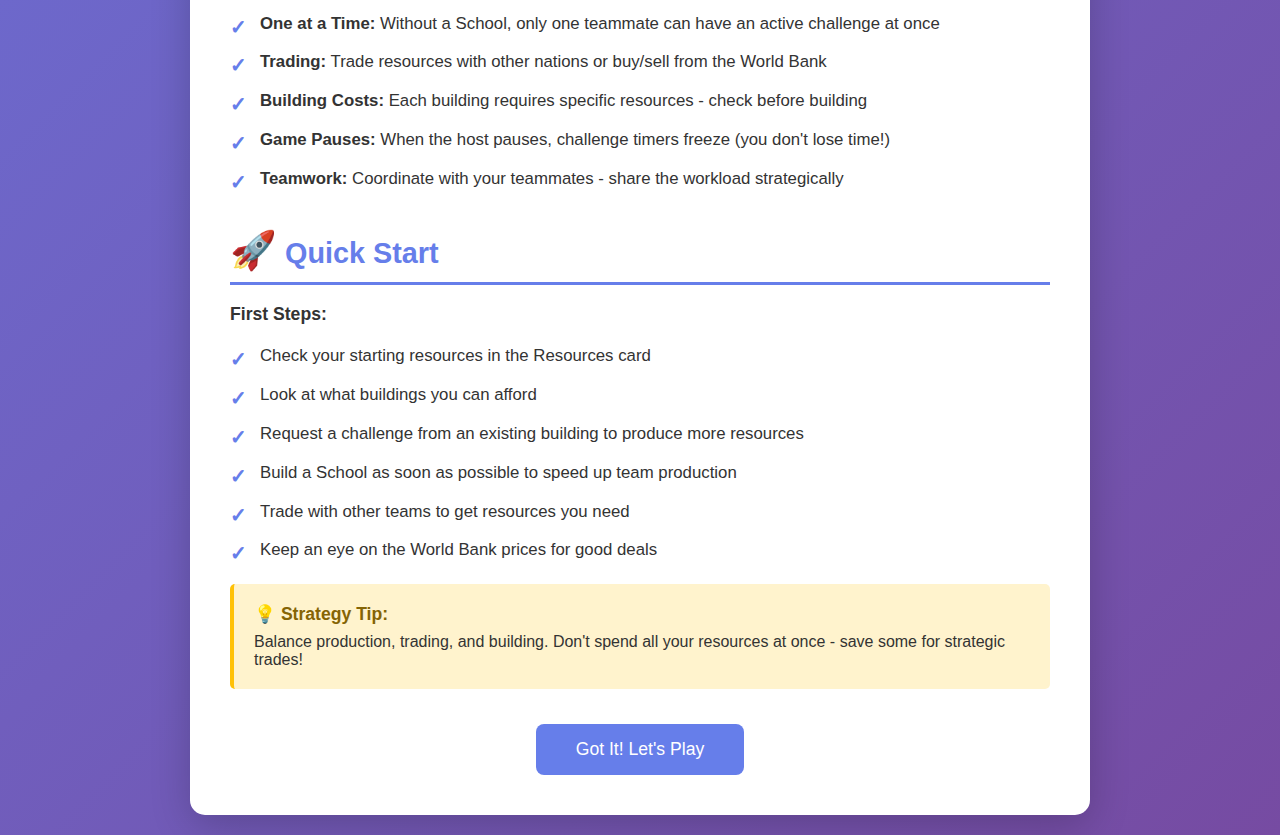
<file: frontend/help.html>
<!DOCTYPE html>
<html lang="en">
<head>
    <meta charset="UTF-8">
    <meta name="viewport" content="width=device-width, initial-scale=1.0">
    <title>How to Play - The Trading Game</title>
    <style>
        * {
            margin: 0;
            padding: 0;
            box-sizing: border-box;
        }

        body {
            font-family: 'Segoe UI', Tahoma, Geneva, Verdana, sans-serif;
            background: linear-gradient(135deg, #667eea 0%, #764ba2 100%);
            min-height: 100vh;
            padding: 20px;
            color: #333;
        }

        .help-container {
            max-width: 900px;
            margin: 0 auto;
            background: white;
            border-radius: 15px;
            box-shadow: 0 10px 40px rgba(0, 0, 0, 0.2);
            overflow: hidden;
        }

        .help-header {
            background: linear-gradient(135deg, #667eea 0%, #764ba2 100%);
            color: white;
            padding: 30px;
            text-align: center;
        }

        .help-header h1 {
            font-size: 2.5em;
            margin-bottom: 10px;
        }

        .help-header p {
            font-size: 1.1em;
            opacity: 0.9;
        }

        .help-content {
            padding: 40px;
        }

        .help-section {
            margin-bottom: 35px;
        }

        .help-section h2 {
            color: #667eea;
            font-size: 1.8em;
            margin-bottom: 15px;
            border-bottom: 3px solid #667eea;
            padding-bottom: 10px;
        }

        .help-section p {
            font-size: 1.1em;
            line-height: 1.6;
            margin-bottom: 15px;
        }

        .help-section ul {
            list-style: none;
            padding-left: 0;
        }

        .help-section li {
            font-size: 1.05em;
            line-height: 1.6;
            margin-bottom: 12px;
            padding-left: 30px;
            position: relative;
        }

        .help-section li::before {
            content: "✓";
            position: absolute;
            left: 0;
            color: #667eea;
            font-weight: bold;
            font-size: 1.2em;
        }

        .nations-grid {
            display: grid;
            grid-template-columns: repeat(auto-fit, minmax(200px, 1fr));
            gap: 15px;
            margin-top: 20px;
        }

        .nation-card {
            background: #f8f9fa;
            padding: 20px;
            border-radius: 10px;
            border-left: 4px solid #667eea;
        }

        .nation-card h3 {
            font-size: 1.3em;
            margin-bottom: 8px;
            color: #333;
        }

        .nation-card p {
            font-size: 0.95em;
            margin-bottom: 0;
        }

        .tip-box {
            background: #fff3cd;
            border-left: 4px solid #ffc107;
            padding: 20px;
            margin: 20px 0;
            border-radius: 5px;
        }

        .tip-box strong {
            color: #856404;
            display: block;
            margin-bottom: 8px;
            font-size: 1.1em;
        }

        .close-btn {
            background: #667eea;
            color: white;
            border: none;
            padding: 15px 40px;
            font-size: 1.1em;
            border-radius: 8px;
            cursor: pointer;
            display: block;
            margin: 30px auto 0;
            transition: background 0.3s;
        }

        .close-btn:hover {
            background: #5568d3;
        }

        .emoji {
            font-size: 1.3em;
            margin-right: 8px;
        }

        @media (max-width: 768px) {
            .help-header h1 {
                font-size: 2em;
            }

            .help-content {
                padding: 25px;
            }

            .nations-grid {
                grid-template-columns: 1fr;
            }
        }
    </style>
</head>
<body>
    <div class="help-container">
        <div class="help-header">
            <h1>🎮 How to Play</h1>
            <p>A quick guide to get you started in The Trading Game</p>
        </div>

        <div class="help-content">
            <!-- Objective Section -->
            <div class="help-section">
                <h2><span class="emoji">🎯</span>Your Objective</h2>
                <p>Work with your team to build the strongest nation by producing resources, constructing buildings, and trading strategically with other teams and the World Bank.</p>
            </div>

            <!-- Nation Types -->
            <div class="help-section">
                <h2><span class="emoji">🌍</span>Nation Types</h2>
                <p>Each team represents a nation with unique starting resources:</p>
                
                <div class="nations-grid">
                    <div class="nation-card">
                        <h3>🌾 Nation 1 - Food</h3>
                        <p>Starts with abundant food resources. Focus on farming.</p>
                    </div>
                    <div class="nation-card">
                        <h3>⛏️ Nation 2 - Raw Materials</h3>
                        <p>Rich in raw materials. Master mining operations.</p>
                    </div>
                    <div class="nation-card">
                        <h3>⚡ Nation 3 - Electrical</h3>
                        <p>Specializes in electrical goods and technology.</p>
                    </div>
                    <div class="nation-card">
                        <h3>🏥 Nation 4 - Medical</h3>
                        <p>Expertise in medical goods and healthcare.</p>
                    </div>
                </div>
            </div>

            <!-- Production -->
            <div class="help-section">
                <h2><span class="emoji">🏭</span>Production & Buildings</h2>
                <p><strong>How to Produce Resources:</strong></p>
                <ul>
                    <li>Click "Request Challenge" on any building you've constructed</li>
                    <li>A physical challenge (push-ups, burpees, etc.) will be assigned by the Banker</li>
                    <li>Complete the challenge within 10 minutes to earn resources</li>
                    <li>Buildings multiply your resource production!</li>
                </ul>

                <p style="margin-top: 20px;"><strong>Building Types:</strong></p>
                <ul>
                    <li><strong>🌾 Farm:</strong> Produces food (2x bonus)</li>
                    <li><strong>⛏️ Mine:</strong> Produces raw materials (2x bonus)</li>
                    <li><strong>🏭 Factory:</strong> Produces electrical goods (2x bonus)</li>
                    <li><strong>🏥 Hospital:</strong> Produces medical goods (2x bonus)</li>
                    <li><strong>🎓 School:</strong> Allows multiple teammates to have challenges simultaneously</li>
                    <li><strong>🍽️ Restaurant:</strong> Luxury building with extra bonuses</li>
                </ul>

                <div class="tip-box">
                    <strong>💡 Pro Tip:</strong>
                    Build a School early! It lets your whole team do challenges at the same time, dramatically increasing production speed.
                </div>
            </div>

            <!-- Key Rules -->
            <div class="help-section">
                <h2><span class="emoji">📋</span>Key Rules</h2>
                <ul>
                    <li><strong>Challenge Timer:</strong> You have 10 minutes of active game time to complete each challenge</li>
                    <li><strong>One at a Time:</strong> Without a School, only one teammate can have an active challenge at once</li>
                    <li><strong>Trading:</strong> Trade resources with other nations or buy/sell from the World Bank</li>
                    <li><strong>Building Costs:</strong> Each building requires specific resources - check before building</li>
                    <li><strong>Game Pauses:</strong> When the host pauses, challenge timers freeze (you don't lose time!)</li>
                    <li><strong>Teamwork:</strong> Coordinate with your teammates - share the workload strategically</li>
                </ul>
            </div>

            <!-- Quick Start -->
            <div class="help-section">
                <h2><span class="emoji">🚀</span>Quick Start</h2>
                <p><strong>First Steps:</strong></p>
                <ul>
                    <li>Check your starting resources in the Resources card</li>
                    <li>Look at what buildings you can afford</li>
                    <li>Request a challenge from an existing building to produce more resources</li>
                    <li>Build a School as soon as possible to speed up team production</li>
                    <li>Trade with other teams to get resources you need</li>
                    <li>Keep an eye on the World Bank prices for good deals</li>
                </ul>

                <div class="tip-box">
                    <strong>💡 Strategy Tip:</strong>
                    Balance production, trading, and building. Don't spend all your resources at once - save some for strategic trades!
                </div>
            </div>

            <button class="close-btn" onclick="closeHelp()">Got It! Let's Play</button>
        </div>
    </div>

    <script>
        function closeHelp() {
            // Check if opened in modal/iframe or standalone
            if (window.opener) {
                window.close();
            } else if (window.parent !== window) {
                // In iframe - send message to parent
                window.parent.postMessage('closeHelp', '*');
            } else {
                // Standalone - go back to previous page or index
                if (document.referrer) {
                    window.history.back();
                } else {
                    window.location.href = 'index.html';
                }
            }
        }

        // Handle escape key
        document.addEventListener('keydown', function(e) {
            if (e.key === 'Escape') {
                closeHelp();
            }
        });
    </script>
</body>
</html>
</file>
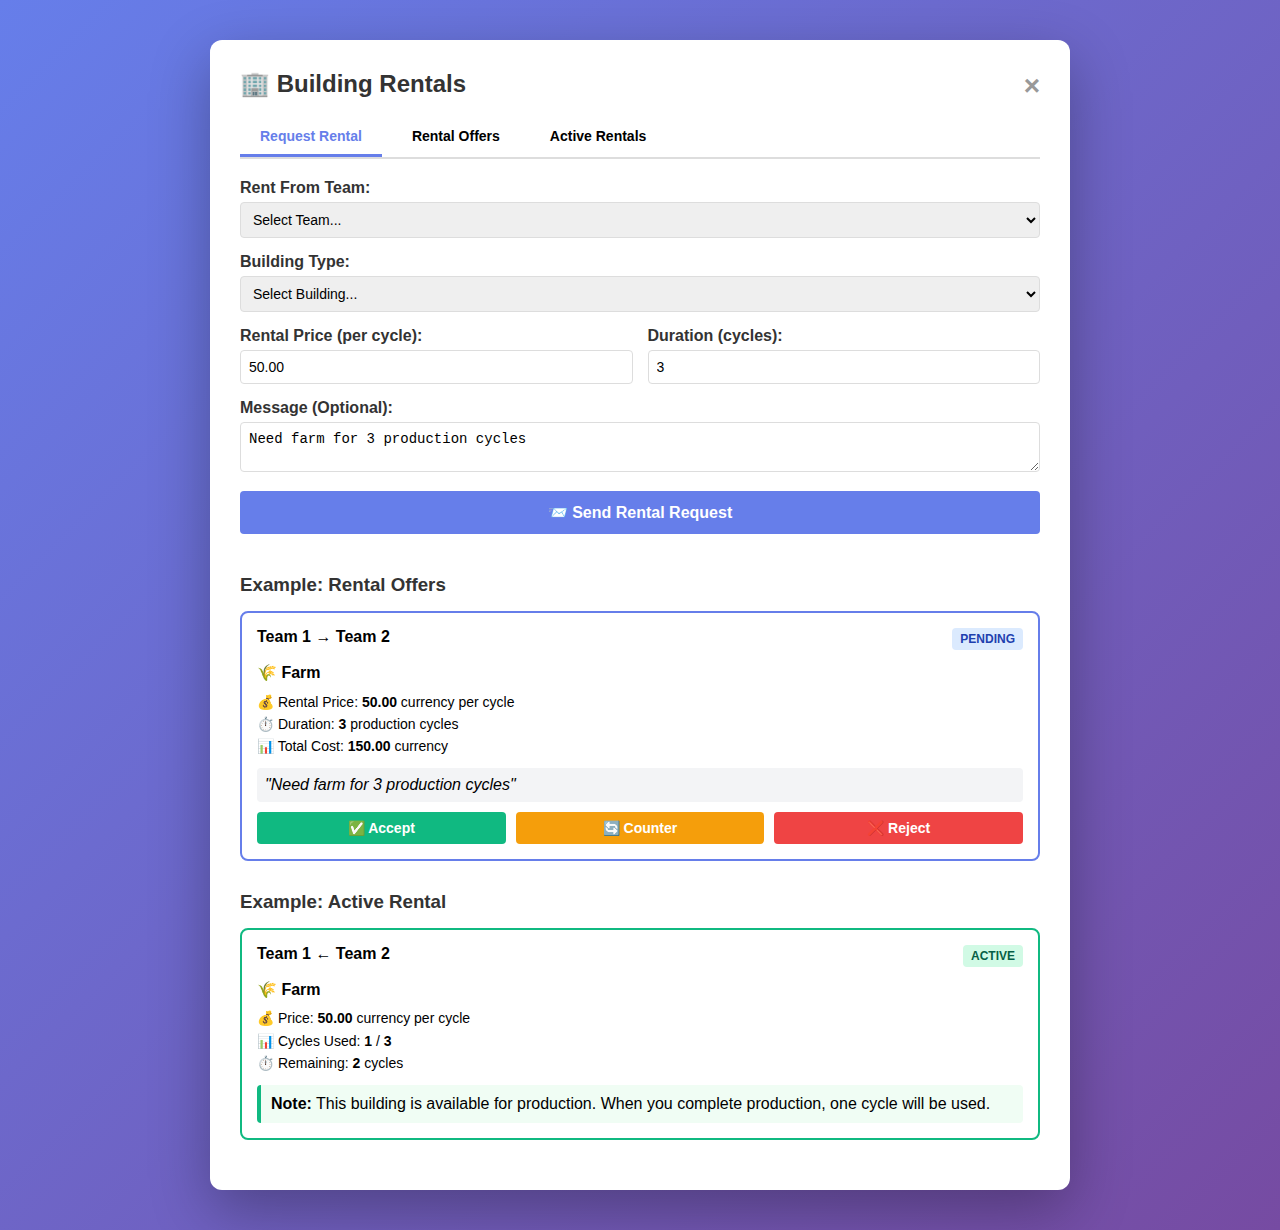
<file: frontend/rental-demo.html>
<!DOCTYPE html>
<html>
<head>
    <title>Building Rental Demo</title>
    <style>
        body {
            font-family: -apple-system, BlinkMacSystemFont, 'Segoe UI', Roboto, sans-serif;
            background: linear-gradient(135deg, #667eea 0%, #764ba2 100%);
            padding: 20px;
            margin: 0;
        }
        .modal-content {
            max-width: 800px;
            background: white;
            border-radius: 12px;
            padding: 30px;
            box-shadow: 0 20px 60px rgba(0,0,0,0.3);
            margin: 20px auto;
        }
        .close {
            float: right;
            font-size: 28px;
            font-weight: bold;
            cursor: pointer;
            color: #999;
        }
        h2 { margin: 0 0 20px 0; color: #333; }
        .tab-btn {
            border: none;
            background: none;
            padding: 10px 20px;
            cursor: pointer;
            font-weight: 600;
            border-bottom: 3px solid transparent;
            font-size: 14px;
        }
        .tab-btn.active {
            border-bottom: 3px solid #667eea;
            color: #667eea;
        }
        .tabs {
            display: flex;
            gap: 10px;
            margin-bottom: 20px;
            border-bottom: 2px solid #ddd;
        }
        label {
            display: block;
            margin-bottom: 5px;
            font-weight: 600;
            color: #333;
        }
        select, input, textarea {
            width: 100%;
            padding: 8px;
            border-radius: 4px;
            border: 1px solid #ddd;
            box-sizing: border-box;
            font-size: 14px;
        }
        .form-group {
            margin-bottom: 15px;
        }
        .grid-2 {
            display: grid;
            grid-template-columns: 1fr 1fr;
            gap: 15px;
        }
        .btn {
            width: 100%;
            padding: 12px;
            border: none;
            border-radius: 4px;
            font-weight: 600;
            cursor: pointer;
            font-size: 16px;
            background: #667eea;
            color: white;
        }
        .btn:hover {
            background: #5a67d8;
        }
        .offer-card {
            margin-bottom: 20px;
            padding: 15px;
            border: 2px solid #667eea;
            border-radius: 8px;
            background: white;
        }
        .offer-header {
            display: flex;
            justify-content: space-between;
            margin-bottom: 10px;
        }
        .status-badge {
            padding: 4px 8px;
            background: #dbeafe;
            color: #1e40af;
            border-radius: 4px;
            font-size: 12px;
            font-weight: 600;
        }
        .offer-details {
            margin: 10px 0;
            font-size: 14px;
            line-height: 1.6;
        }
        .btn-group {
            display: flex;
            gap: 10px;
            margin-top: 10px;
        }
        .btn-small {
            flex: 1;
            padding: 8px;
            border: none;
            border-radius: 4px;
            font-weight: 600;
            cursor: pointer;
            font-size: 14px;
        }
        .btn-success { background: #10b981; color: white; }
        .btn-warning { background: #f59e0b; color: white; }
        .btn-danger { background: #ef4444; color: white; }
        .empty-state {
            text-align: center;
            color: #666;
            padding: 40px 20px;
            font-size: 16px;
        }
    </style>
</head>
<body>
    <div class="modal-content">
        <span class="close">&times;</span>
        <h2>🏢 Building Rentals</h2>
        
        <div class="tabs">
            <button class="tab-btn active">Request Rental</button>
            <button class="tab-btn">Rental Offers</button>
            <button class="tab-btn">Active Rentals</button>
        </div>

        <div class="rental-tab-content">
            <form>
                <div class="form-group">
                    <label>Rent From Team:</label>
                    <select>
                        <option>Select Team...</option>
                        <option>Team 1</option>
                        <option>Team 2</option>
                        <option>Team 3</option>
                        <option>Team 4</option>
                    </select>
                </div>

                <div class="form-group">
                    <label>Building Type:</label>
                    <select>
                        <option>Select Building...</option>
                        <option>🌾 Farm</option>
                        <option>⛏️ Mine</option>
                        <option>⚡ Electrical Factory</option>
                        <option>🏥 Medical Factory</option>
                    </select>
                </div>

                <div class="grid-2">
                    <div class="form-group">
                        <label>Rental Price (per cycle):</label>
                        <input type="number" placeholder="0.00" value="50.00">
                    </div>
                    <div class="form-group">
                        <label>Duration (cycles):</label>
                        <input type="number" value="3">
                    </div>
                </div>

                <div class="form-group">
                    <label>Message (Optional):</label>
                    <textarea rows="2" placeholder="Add a message...">Need farm for 3 production cycles</textarea>
                </div>

                <button type="submit" class="btn">📨 Send Rental Request</button>
            </form>

            <div style="margin-top: 40px;">
                <h3 style="color: #333; margin-bottom: 15px;">Example: Rental Offers</h3>
                
                <div class="offer-card">
                    <div class="offer-header">
                        <div><strong>Team 1</strong> → <strong>Team 2</strong></div>
                        <span class="status-badge">PENDING</span>
                    </div>
                    
                    <div class="offer-details">
                        <div style="font-size: 16px; font-weight: 600; margin-bottom: 5px;">
                            🌾 Farm
                        </div>
                        <div>💰 Rental Price: <strong>50.00</strong> currency per cycle</div>
                        <div>⏱️ Duration: <strong>3</strong> production cycles</div>
                        <div>📊 Total Cost: <strong>150.00</strong> currency</div>
                    </div>
                    
                    <div style="padding: 8px; background: #f3f4f6; border-radius: 4px; margin: 10px 0; font-style: italic;">
                        "Need farm for 3 production cycles"
                    </div>
                    
                    <div class="btn-group">
                        <button class="btn-small btn-success">✅ Accept</button>
                        <button class="btn-small btn-warning">🔄 Counter</button>
                        <button class="btn-small btn-danger">❌ Reject</button>
                    </div>
                </div>

                <h3 style="color: #333; margin: 30px 0 15px 0;">Example: Active Rental</h3>
                
                <div class="offer-card" style="border-color: #10b981;">
                    <div class="offer-header">
                        <div><strong>Team 1</strong> ← <strong>Team 2</strong></div>
                        <span class="status-badge" style="background: #d1fae5; color: #065f46;">ACTIVE</span>
                    </div>
                    
                    <div class="offer-details">
                        <div style="font-size: 16px; font-weight: 600; margin-bottom: 5px;">
                            🌾 Farm
                        </div>
                        <div>💰 Price: <strong>50.00</strong> currency per cycle</div>
                        <div>📊 Cycles Used: <strong>1</strong> / <strong>3</strong></div>
                        <div>⏱️ Remaining: <strong>2</strong> cycles</div>
                    </div>
                    
                    <div style="margin-top: 10px; padding: 10px; background: #f0fdf4; border-radius: 4px; border-left: 4px solid #10b981;">
                        <strong>Note:</strong> This building is available for production. When you complete production, one cycle will be used.
                    </div>
                </div>
            </div>
        </div>
    </div>
</body>
</html>
</file>
<file: frontend/dashboard-styles.css>
/* Dashboard Styles */

* {
    margin: 0;
    padding: 0;
    box-sizing: border-box;
}

body {
    font-family: 'Segoe UI', Tahoma, Geneva, Verdana, sans-serif;
    background: #f5f5f5;
}

.dashboard-container {
    display: flex;
    flex-direction: column;
    height: 100vh;
}

/* Header */
.dashboard-header {
    background: linear-gradient(135deg, #7413dc 0%, #088486 100%);
    color: white;
    padding: 15px 30px;
    display: flex;
    justify-content: space-between;
    align-items: center;
    box-shadow: 0 2px 10px rgba(0,0,0,0.1);
    gap: 20px;
}

.header-left {
    display: flex;
    align-items: center;
    gap: 20px;
    flex: 1;
}

.header-center {
    display: flex;
    align-items: center;
    justify-content: center;
    flex: 0 0 auto;
    gap: 30px;
}

.header-left h1 {
    font-size: 1.5em;
    font-weight: 600;
}

.game-code-display {
    background: rgba(255,255,255,0.3);
    padding: 12px 24px;
    border-radius: 25px;
    font-size: 16px;
    font-weight: 600;
    border: 2px solid rgba(255,255,255,0.4);
    box-shadow: 0 4px 12px rgba(0,0,0,0.2);
    display: flex;
    align-items: center;
    gap: 8px;
}

#header-game-code {
    letter-spacing: 4px;
    font-size: 20px;
    font-weight: 800;
    color: #fff;
    text-shadow: 2px 2px 4px rgba(0,0,0,0.3);
}

/* Responsive game code display for smaller screens */
@media (max-width: 768px) {
    .game-code-display {
        padding: 8px 16px;
        font-size: 12px;
    }
    
    #header-game-code {
        letter-spacing: 2px;
        font-size: 16px;
    }
}

@media (max-width: 480px) {
    .game-code-display {
        padding: 6px 12px;
        font-size: 11px;
    }
    
    #header-game-code {
        letter-spacing: 1px;
        font-size: 14px;
    }
}

/* Test Mode Toggle */
.test-mode-toggle {
    display: flex;
    align-items: center;
    gap: 12px;
    background: rgba(255, 255, 255, 0.2);
    padding: 8px 16px;
    border-radius: 25px;
    border: 2px solid rgba(255, 255, 255, 0.3);
}

.toggle-label {
    font-weight: 600;
    font-size: 14px;
    user-select: none;
}

.toggle-switch {
    position: relative;
    display: inline-block;
    width: 50px;
    height: 24px;
}

.toggle-switch input {
    opacity: 0;
    width: 0;
    height: 0;
}

.toggle-slider {
    position: absolute;
    cursor: pointer;
    top: 0;
    left: 0;
    right: 0;
    bottom: 0;
    background-color: rgba(255, 255, 255, 0.3);
    transition: 0.3s;
    border-radius: 24px;
    border: 2px solid rgba(255, 255, 255, 0.5);
}

.toggle-slider:before {
    position: absolute;
    content: "";
    height: 16px;
    width: 16px;
    left: 2px;
    bottom: 2px;
    background-color: white;
    transition: 0.3s;
    border-radius: 50%;
}

.toggle-switch input:checked + .toggle-slider {
    background-color: #25b755;
    border-color: #25b755;
}

.toggle-switch input:checked + .toggle-slider:before {
    transform: translateX(26px);
}

.toggle-switch input:focus + .toggle-slider {
    box-shadow: 0 0 1px #25b755;
}

/* Role View Switcher */
.role-view-switcher, .player-view-switcher {
    display: flex;
    align-items: center;
    background: rgba(255, 230, 39, 0.3);
    padding: 8px 16px;
    border-radius: 25px;
    border: 2px solid rgba(255, 230, 39, 0.5);
}

.player-view-switcher {
    background: rgba(8, 132, 134, 0.3);
    border-color: rgba(8, 132, 134, 0.5);
}

.role-selector, .player-selector {
    padding: 6px 12px;
    border-radius: 6px;
    border: 2px solid rgba(255, 255, 255, 0.5);
    background: rgba(255, 255, 255, 0.9);
    color: #333;
    font-weight: 600;
    font-size: 14px;
    cursor: pointer;
    outline: none;
    transition: all 0.2s;
}

.role-selector:hover, .player-selector:hover {
    background: white;
    border-color: rgba(255, 230, 39, 0.8);
}

.role-selector:focus, .player-selector:focus {
    border-color: #FFE627;
    box-shadow: 0 0 0 2px rgba(255, 230, 39, 0.3);
}

/* Team member display on player dashboard */
.team-member {
    padding: 8px 12px;
    margin: 6px 0;
    background: rgba(8, 132, 134, 0.1);
    border-left: 3px solid #088486;
    border-radius: 4px;
    font-weight: 500;
}

/* Dashboard Tabs (OneNote style) */
.dashboard-tabs {
    display: flex;
    gap: 5px;
    margin-bottom: 20px;
    border-bottom: 2px solid #e0e0e0;
}

.tab-btn {
    padding: 12px 24px;
    background: transparent;
    border: none;
    border-bottom: 3px solid transparent;
    cursor: pointer;
    font-size: 16px;
    font-weight: 600;
    color: #666;
    transition: all 0.2s ease;
    position: relative;
    bottom: -2px;
}

.tab-btn:hover {
    color: #7413dc;
    background: rgba(116, 19, 220, 0.05);
}

.tab-btn.active {
    color: #7413dc;
    border-bottom-color: #7413dc;
    background: rgba(116, 19, 220, 0.1);
}

.host-tab-content {
    display: none;
}

.host-tab-content.active {
    display: block;
}

.header-right {
    display: flex;
    flex: 1;
    justify-content: flex-end;
    align-items: center;
    gap: 15px;
}

.status-indicator {
    font-size: 20px;
    animation: pulse 2s ease-in-out infinite;
}

.status-indicator.connected {
    color: #25b755;
}

.status-indicator.disconnected {
    color: #ed3f23;
}

@keyframes pulse {
    0%, 100% { opacity: 1; }
    50% { opacity: 0.5; }
}

/* Main Dashboard */
.dashboard-main {
    flex: 1;
    overflow-y: auto;
    padding: 20px;
}

.role-dashboard {
    max-width: 1400px;
    margin: 0 auto;
}

.hidden {
    display: none !important;
}

/* Dashboard Grid */
.dashboard-grid {
    display: grid;
    grid-template-columns: repeat(auto-fit, minmax(350px, 1fr));
    gap: 20px;
}

.card {
    background: white;
    border-radius: 12px;
    padding: 20px;
    box-shadow: 0 2px 8px rgba(0,0,0,0.1);
}

.card.full-width {
    grid-column: 1 / -1;
}

.card h3 {
    color: #333;
    margin-bottom: 15px;
    padding-bottom: 10px;
    border-bottom: 2px solid #eee;
}

/* Buttons */
.btn {
    padding: 10px 20px;
    border: none;
    border-radius: 8px;
    font-size: 14px;
    font-weight: 600;
    cursor: pointer;
    transition: all 0.3s;
}

.btn:hover {
    transform: translateY(-2px);
    box-shadow: 0 4px 12px rgba(0,0,0,0.2);
}

.btn:disabled {
    opacity: 0.5;
    cursor: not-allowed;
    transform: none;
}

.btn-primary {
    background: linear-gradient(135deg, #667eea 0%, #764ba2 100%);
    color: white;
}

.btn-success {
    background: #25b755;
    color: white;
}

.btn-warning {
    background: #FFE627;
    color: #333;
}

.btn-danger {
    background: #ed3f23;
    color: white;
}

.btn-secondary {
    background: #9e9e9e;
    color: white;
}

.button-group {
    display: flex;
    gap: 10px;
    flex-wrap: wrap;
    margin-bottom: 15px;
}

/* Game Status */
.game-status {
    padding: 10px;
    background: #f8f9fa;
    border-radius: 6px;
    text-align: center;
    font-weight: 600;
}

/* Players List */
.players-list {
    display: flex;
    flex-direction: column;
    gap: 10px;
    max-height: 315px; /* 4.5 players × (approx 60px per player + 10px gap) */
    overflow-y: auto;
    overflow-x: hidden;
    scroll-behavior: smooth;
    padding-right: 5px;
}

/* Custom scrollbar styling */
.players-list::-webkit-scrollbar {
    width: 8px;
}

.players-list::-webkit-scrollbar-track {
    background: #f1f1f1;
    border-radius: 4px;
}

.players-list::-webkit-scrollbar-thumb {
    background: #888;
    border-radius: 4px;
}

.players-list::-webkit-scrollbar-thumb:hover {
    background: #555;
}

.player-card {
    display: flex;
    justify-content: space-between;
    align-items: center;
    padding: 12px;
    background: #f8f9fa;
    border-radius: 8px;
    flex-shrink: 0; /* Prevent cards from shrinking */
}

.remove-player-btn {
    background: #ed3f23;
    color: white;
    border: none;
    border-radius: 50%;
    width: 24px;
    height: 24px;
    font-size: 16px;
    font-weight: bold;
    cursor: pointer;
    display: flex;
    align-items: center;
    justify-content: center;
    transition: all 0.2s;
    padding: 0;
    line-height: 1;
}

.remove-player-btn:hover {
    background: #c32610;
    transform: scale(1.1);
    box-shadow: 0 2px 4px rgba(0,0,0,0.2);
}

.remove-player-btn:active {
    transform: scale(0.95);
}

.player-role-badge {
    padding: 4px 8px;
    border-radius: 4px;
    font-size: 12px;
    font-weight: 600;
}

.player-role-badge.clickable {
    cursor: pointer;
    transition: transform 0.2s, box-shadow 0.2s;
}

.player-role-badge.clickable:hover {
    transform: scale(1.05);
    box-shadow: 0 2px 4px rgba(0,0,0,0.2);
}

.role-host {
    background: #ffd700;
    color: #b8860b;
}

.role-banker {
    background: #90ee90;
    color: #006400;
}

.role-player {
    background: #add8e6;
    color: #000080;
}

/* Nations Overview */
.nations-grid {
    display: grid;
    grid-template-columns: repeat(auto-fit, minmax(250px, 1fr));
    gap: 15px;
}

.nation-card {
    background: #f8f9fa;
    padding: 15px;
    border-radius: 8px;
    border-left: 4px solid #7413dc;
}

.nation-card h4 {
    margin-bottom: 10px;
    color: #7413dc;
}

.nation-header {
    display: flex;
    justify-content: space-between;
    align-items: center;
    margin-bottom: 15px;
    border-bottom: 2px solid #e0e0e0;
    padding-bottom: 10px;
}

.nation-header h3 {
    margin: 0;
    color: #7413dc;
    font-size: 18px;
}

.nation-type {
    background: rgba(116, 19, 220, 0.2);
    color: #7413dc;
    padding: 4px 12px;
    border-radius: 12px;
    font-size: 12px;
    font-weight: 600;
}

.nation-members {
    margin-top: 10px;
}

.nation-members strong {
    display: block;
    margin-bottom: 8px;
    color: #666;
    font-size: 14px;
}

.member-badge {
    display: inline-block;
    background: rgba(8, 132, 134, 0.1);
    color: #088486;
    padding: 6px 12px;
    border-radius: 16px;
    margin: 4px;
    font-size: 13px;
    font-weight: 500;
    border: 1px solid rgba(8, 132, 134, 0.3);
}

.nation-stat {
    display: flex;
    justify-content: space-between;
    padding: 5px 0;
    font-size: 14px;
}

.nation-section {
    margin-top: 15px;
    padding-top: 12px;
    border-top: 1px solid #e0e0e0;
}

.nation-section strong {
    display: block;
    margin-bottom: 10px;
    color: #333;
    font-size: 14px;
}

.nation-stats {
    display: flex;
    flex-direction: column;
    gap: 6px;
}

.nation-stats .nation-stat {
    background: white;
    padding: 8px 12px;
    border-radius: 6px;
    border-left: 3px solid #7413dc;
    font-size: 13px;
    color: #555;
}

/* Events Log */
.events-log {
    max-height: 300px;
    overflow-y: auto;
    background: #f8f9fa;
    padding: 15px;
    border-radius: 8px;
}

.event-item {
    padding: 10px;
    margin-bottom: 8px;
    background: white;
    border-left: 3px solid #7413dc;
    border-radius: 4px;
}

.event-time {
    font-size: 12px;
    color: #999;
}

/* Resource List */
.resource-list {
    display: flex;
    flex-direction: column;
    gap: 10px;
}

.resource-item {
    display: flex;
    justify-content: space-between;
    align-items: center;
    padding: 12px;
    background: #f8f9fa;
    border-radius: 6px;
}

.resource-name {
    font-weight: 600;
}

.resource-amount {
    background: #7413dc;
    color: white;
    padding: 4px 12px;
    border-radius: 12px;
    font-weight: 600;
}

/* Price Controls */
.price-controls {
    display: flex;
    flex-direction: column;
    gap: 12px;
}

.price-item {
    display: flex;
    align-items: center;
    gap: 10px;
}

.price-item label {
    flex: 1;
    font-weight: 600;
}

.price-item input {
    width: 80px;
    padding: 8px;
    border: 2px solid #eee;
    border-radius: 6px;
}

.price-item button {
    padding: 8px 16px;
    background: #7413dc;
    color: white;
    border: none;
    border-radius: 6px;
    cursor: pointer;
}

/* Event Controls */
.event-controls {
    display: flex;
    flex-direction: column;
    gap: 20px;
}

.event-section {
    padding: 15px;
    background: #f8f9fa;
    border-radius: 8px;
}

.event-section h4 {
    margin-bottom: 10px;
    color: #7413dc;
}

.event-section select,
.event-section input {
    margin-right: 10px;
    padding: 8px;
    border: 2px solid #eee;
    border-radius: 6px;
}

/* Production Grid */
.production-grid {
    display: grid;
    grid-template-columns: repeat(auto-fit, minmax(200px, 1fr));
    gap: 15px;
}

.production-item {
    padding: 15px;
    background: #f8f9fa;
    border-radius: 8px;
    text-align: center;
    display: flex;
    flex-direction: column;
    min-height: 220px;
}

.production-item h4 {
    margin-bottom: 10px;
    color: #7413dc;
}

.production-item p {
    margin: 5px 0;
    font-size: 14px;
}

.production-item button {
    margin-top: auto;
    width: 100%;
    margin-bottom: 5px;
}

/* Building List */
.building-list {
    display: flex;
    flex-direction: column;
    gap: 10px;
}

.building-item {
    display: flex;
    justify-content: space-between;
    align-items: center;
    padding: 12px;
    background: #f8f9fa;
    border-radius: 6px;
}

/* Build Grid */
.build-grid {
    display: grid;
    grid-template-columns: repeat(auto-fit, minmax(250px, 1fr));
    gap: 15px;
}

.build-item {
    padding: 15px;
    background: #f8f9fa;
    border-radius: 8px;
}

.build-item h4 {
    margin-bottom: 10px;
    color: #7413dc;
}

.build-cost {
    font-size: 13px;
    color: #666;
    margin: 3px 0;
}

/* Trading Controls */
.trading-controls {
    display: flex;
    gap: 15px;
    flex-wrap: wrap;
}

/* Modal */
.modal {
    position: fixed;
    top: 0;
    left: 0;
    width: 100%;
    height: 100%;
    background: rgba(0,0,0,0.5);
    display: flex;
    justify-content: center;
    align-items: center;
    z-index: 1000;
}

.modal-content {
    background: white;
    padding: 30px;
    border-radius: 12px;
    max-width: 600px;
    width: 90%;
    max-height: 80vh;
    overflow-y: auto;
}

.close {
    float: right;
    font-size: 28px;
    font-weight: bold;
    color: #999;
    cursor: pointer;
}

.close:hover {
    color: #333;
}

/* Challenge Modal */
#challenge-content {
    text-align: center;
    padding: 20px;
}

#challenge-description {
    font-size: 24px;
    font-weight: 600;
    margin: 20px 0;
    color: #7413dc;
}

.challenge-buttons {
    display: flex;
    gap: 15px;
    justify-content: center;
    margin-top: 30px;
}

/* Challenge Requests Section */
.challenge-requests-section {
    display: flex;
    flex-direction: column;
    gap: 15px;
}

.challenge-requests-list {
    display: flex;
    flex-direction: column;
    gap: 10px;
}

.challenge-request-item {
    background: #f8f9fa;
    padding: 15px;
    border-radius: 8px;
    border-left: 4px solid #7413dc;
    transition: all 0.3s ease;
}

.challenge-request-item:hover {
    box-shadow: 0 2px 8px rgba(0, 0, 0, 0.1);
}

.challenge-display {
    color: #7413dc;
    font-weight: 500;
}

/* Team Resources Grid */
.teams-resources-grid {
    display: grid;
    grid-template-columns: repeat(auto-fit, minmax(300px, 1fr));
    gap: 20px;
}

.team-resource-card {
    background: #f8f9fa;
    padding: 20px;
    border-radius: 12px;
    border-left: 4px solid #7413dc;
    box-shadow: 0 2px 4px rgba(0, 0, 0, 0.05);
}

.team-resource-card h4 {
    margin: 0 0 15px 0;
    color: #7413dc;
    font-size: 18px;
    display: flex;
    align-items: center;
    gap: 8px;
}

.team-resource-section {
    margin-bottom: 15px;
}

.team-resource-section h5 {
    margin: 0 0 8px 0;
    color: #555;
    font-size: 14px;
    font-weight: 600;
    text-transform: uppercase;
    letter-spacing: 0.5px;
}

.team-resource-list {
    display: flex;
    flex-direction: column;
    gap: 6px;
}

.team-resource-item {
    display: flex;
    justify-content: space-between;
    align-items: center;
    padding: 6px 10px;
    background: white;
    border-radius: 6px;
    font-size: 14px;
}

.team-resource-name {
    color: #555;
}

.team-resource-value {
    font-weight: 600;
    color: #7413dc;
}

/* Active Challenges List */
.active-challenges-list {
    display: flex;
    flex-direction: column;
    gap: 15px;
}

.active-challenge-item {
    background: #f8f9fa;
    padding: 20px;
    border-radius: 12px;
    border-left: 4px solid #FFE627;
    box-shadow: 0 2px 4px rgba(0, 0, 0, 0.05);
    transition: all 0.3s ease;
}

.active-challenge-item.expiring {
    border-left-color: #ed3f23;
    background: #ffebee;
}

.active-challenge-item:hover {
    box-shadow: 0 4px 12px rgba(0, 0, 0, 0.1);
}

.challenge-header {
    display: flex;
    justify-content: space-between;
    align-items: flex-start;
    margin-bottom: 12px;
}

.challenge-info h4 {
    margin: 0 0 5px 0;
    color: #333;
    font-size: 16px;
}

.challenge-info p {
    margin: 3px 0;
    font-size: 14px;
    color: #666;
}

.challenge-timer {
    text-align: right;
}

.timer-display {
    font-size: 32px;
    font-weight: 700;
    color: #FFE627;
    font-family: 'Courier New', monospace;
    line-height: 1;
    margin-bottom: 5px;
}

.timer-display.expiring {
    color: #ed3f23;
    animation: pulse 1s infinite;
}

@keyframes pulse {
    0%, 100% { opacity: 1; }
    50% { opacity: 0.5; }
}

.timer-label {
    font-size: 12px;
    color: #999;
    text-transform: uppercase;
    letter-spacing: 0.5px;
}

.challenge-details {
    background: white;
    padding: 12px;
    border-radius: 8px;
    margin-bottom: 12px;
}

.challenge-details p {
    margin: 5px 0;
    font-size: 14px;
}

.challenge-description {
    font-weight: 600;
    color: #7413dc;
}

.challenge-actions {
    display: flex;
    gap: 10px;
    justify-content: flex-end;
}

/* Pending Approvals Section */
.pending-approval-section {
    display: flex;
    flex-direction: column;
    gap: 15px;
}

.pending-list {
    display: flex;
    flex-direction: column;
    gap: 10px;
}

.pending-player-item {
    display: flex;
    justify-content: space-between;
    align-items: center;
    padding: 12px;
    background: #fffbea;
    border-radius: 6px;
    border: 2px solid #FFE627;
}

.pending-player-item .player-info {
    display: flex;
    flex-direction: column;
}

.pending-player-item .pending-actions {
    display: flex;
    gap: 8px;
}

.pending-player-item .approve-btn {
    padding: 8px 16px;
    background: #25b755;
    color: white;
    border: none;
    border-radius: 4px;
    cursor: pointer;
    font-weight: 600;
}

.pending-player-item .approve-btn:hover {
    background: #1e8e44;
}

.pending-player-item .reject-btn {
    padding: 8px 16px;
    background: #ed3f23;
    color: white;
    border: none;
    border-radius: 4px;
    cursor: pointer;
    font-weight: 600;
}

.pending-player-item .reject-btn:hover {
    background: #c32610;
}

/* Team Members List (for players) */
.team-members-list {
    display: flex;
    flex-direction: column;
    gap: 10px;
}

.team-member-item {
    display: flex;
    align-items: center;
    gap: 10px;
    padding: 12px;
    background: #f8f9fa;
    border-radius: 6px;
    border-left: 4px solid #088486;
}

.team-member-item.is-current-player {
    background: #e6f9f6;
    border-left-color: #088486;
    font-weight: 600;
}

.team-member-item .member-icon {
    font-size: 24px;
}

.team-member-item .member-info {
    flex: 1;
}

.team-member-item .member-status {
    font-size: 12px;
    padding: 4px 8px;
    border-radius: 12px;
    background: #25b755;
    color: white;
}

.team-member-item .member-status.offline {
    background: #757575;
}

/* Role Assignment Section */
.role-assignment-section {
    display: flex;
    flex-direction: column;
    gap: 15px;
}

.role-list {
    display: flex;
    flex-direction: column;
    gap: 10px;
}

.role-player-item {
    display: flex;
    justify-content: space-between;
    align-items: center;
    padding: 12px;
    background: #f8f9fa;
    border-radius: 6px;
    border: 2px solid #ddd;
    cursor: pointer;
    transition: all 0.2s;
}

.role-player-item:hover {
    background: #e6f9f6;
    border-color: #088486;
}

.role-player-item .role-badge {
    padding: 4px 12px;
    border-radius: 12px;
    font-size: 12px;
    font-weight: 600;
}

.role-badge.role-player {
    background: #e6f9f6;
    color: #088486;
}

.role-badge.role-banker {
    background: #e8f5e9;
    color: #25b755;
}

.role-badge.role-host {
    background: #f3e5f5;
    color: #7413dc;
}

/* Welcome Banner */
.welcome-banner {
    background: linear-gradient(135deg, #7413dc 0%, #088486 100%);
    color: white;
    padding: 30px;
    border-radius: 16px;
    margin-bottom: 30px;
    text-align: center;
    box-shadow: 0 8px 24px rgba(116, 19, 220, 0.4);
    animation: slideDown 0.5s ease-out;
}

@keyframes slideDown {
    from {
        opacity: 0;
        transform: translateY(-20px);
    }
    to {
        opacity: 1;
        transform: translateY(0);
    }
}

.welcome-banner.hidden {
    display: none;
}

.welcome-content h3 {
    font-size: 28px;
    margin-bottom: 10px;
    text-shadow: 2px 2px 4px rgba(0,0,0,0.2);
}

.welcome-content p {
    font-size: 16px;
    margin-bottom: 20px;
    opacity: 0.9;
}

.big-game-code {
    font-size: 48px;
    font-weight: 900;
    letter-spacing: 8px;
    background: white;
    color: #7413dc;
    padding: 20px 40px;
    border-radius: 12px;
    margin: 20px auto;
    display: inline-block;
    box-shadow: 0 4px 16px rgba(0,0,0,0.2);
    user-select: all;
}

.welcome-banner .btn {
    margin: 10px 5px 0;
    padding: 12px 24px;
}

/* Team Configuration Section */
.team-config-section {
    display: flex;
    flex-direction: column;
    gap: 15px;
}

.config-controls {
    display: flex;
    align-items: center;
    gap: 10px;
}

/* Team Assignment Section */
.team-assignment-section {
    display: flex;
    flex-direction: column;
    gap: 20px;
}

/* Teams Grid */
.teams-grid {
    display: grid;
    grid-template-columns: repeat(auto-fit, minmax(250px, 1fr));
    gap: 15px;
    margin: 20px 0;
}

.team-box {
    background: #f8f9fa;
    border: 3px dashed #ccc;
    border-radius: 12px;
    padding: 15px;
    min-height: 200px;
    transition: all 0.3s;
}

.team-box.drag-over {
    background: #e6f9f6;
    border-color: #088486;
    border-style: solid;
    transform: scale(1.02);
}

.team-box-header {
    font-size: 18px;
    font-weight: 600;
    margin-bottom: 10px;
    padding-bottom: 10px;
    border-bottom: 2px solid #ddd;
    display: flex;
    align-items: center;
    justify-content: space-between;
    gap: 10px;
}

.team-box-header .team-name {
    flex: 1;
    cursor: pointer;
    user-select: none;
}

.team-box-header .team-name:hover {
    color: #7413dc;
}

/* Player team name editing */
#current-team-name:hover {
    background: #e8eaf6;
}

.team-box-header .btn-icon-edit {
    background: #7413dc;
    border: none;
    cursor: pointer;
    padding: 6px 8px;
    border-radius: 6px;
    transition: all 0.2s;
    display: flex;
    align-items: center;
    justify-content: center;
    color: white;
    flex-shrink: 0;
    margin-left: auto;
}

.team-box-header .btn-icon-edit:hover {
    background: #5e10b0;
    transform: translateY(-1px);
    box-shadow: 0 2px 8px rgba(116, 19, 220, 0.3);
}

.team-box-header .btn-icon-edit svg {
    display: block;
}

.team-box-players {
    display: flex;
    flex-direction: column;
    gap: 8px;
}

.team-player-item {
    display: flex;
    align-items: center;
    justify-content: space-between;
    padding: 10px;
    background: white;
    border-radius: 6px;
    border: 2px solid #e0e0e0;
}

.team-player-item .remove-btn {
    padding: 4px 8px;
    background: #ed3f23;
    color: white;
    border: none;
    border-radius: 4px;
    cursor: pointer;
    font-size: 12px;
}

.team-player-item .remove-btn:hover {
    background: #c32610;
}

/* Draggable players */
.unassigned-player-item[draggable="true"] {
    cursor: grab;
    user-select: none;
}

.unassigned-player-item[draggable="true"]:active {
    cursor: grabbing;
}

.unassigned-player-item.dragging {
    opacity: 0.5;
}

.assignment-controls {
    display: flex;
    align-items: center;
    gap: 15px;
    padding: 15px;
    background: #f8f9fa;
    border-radius: 8px;
}

.assignment-controls label {
    font-weight: 600;
    color: #333;
}

.assignment-controls input[type="number"] {
    padding: 8px;
    border: 2px solid #ddd;
    border-radius: 6px;
    font-size: 16px;
}

.unassigned-section {
    padding: 15px;
    background: #fffbea;
    border-radius: 8px;
    border-left: 4px solid #FFE627;
}

.unassigned-section h4 {
    color: #8b7a00;
    margin-bottom: 15px;
}

.unassigned-list {
    display: flex;
    flex-direction: column;
    gap: 10px;
}

.unassigned-player-item {
    display: flex;
    justify-content: space-between;
    align-items: center;
    padding: 12px;
    background: white;
    border-radius: 6px;
    border: 2px solid #FFE627;
    cursor: pointer;
    transition: all 0.2s;
}

.unassigned-player-item:hover {
    background: #fffef5;
    transform: translateX(5px);
    box-shadow: 0 2px 8px rgba(0,0,0,0.1);
}

.unassigned-player-item .player-info {
    display: flex;
    flex-direction: column;
}

.unassigned-player-item .player-name {
    font-weight: 600;
    color: #333;
}

.unassigned-player-item .player-joined {
    font-size: 12px;
    color: #666;
}

.unassigned-player-item .assign-btn {
    padding: 6px 12px;
    background: #7413dc;
    color: white;
    border: none;
    border-radius: 4px;
    cursor: pointer;
    font-size: 14px;
}

.unassigned-player-item .assign-btn:hover {
    background: #5e10b0;
}

.manual-assignment {
    padding: 15px;
    background: #e6f9f6;
    border-radius: 8px;
    border-left: 4px solid #088486;
}

.manual-assignment h4 {
    color: #088486;
    margin-bottom: 10px;
}

/* Collapsible Cards */
.card h3 {
    transition: background-color 0.2s;
    padding: 15px 20px;
    margin: -20px -20px 15px -20px;
    border-radius: 8px 8px 0 0;
}

.card h3:hover {
    background-color: rgba(116, 19, 220, 0.05);
}

.card-toggle {
    cursor: pointer;
    user-select: none;
    font-size: 0.8em;
    color: #7413dc;
    margin-left: auto;
    transition: transform 0.2s;
    pointer-events: none; /* Prevent double-click issues */
}

.card-content {
    overflow: hidden;
    transition: max-height 0.3s ease-out, opacity 0.3s ease-out;
    max-height: 5000px;
    opacity: 1;
}

.card-content.collapsed {
    max-height: 0;
    opacity: 0;
    margin: 0;
    padding: 0;
}

/* Settings Modal */
.modal {
    display: none;
    position: fixed;
    z-index: 1000;
    left: 0;
    top: 0;
    width: 100%;
    height: 100%;
    background-color: rgba(0, 0, 0, 0.5);
    animation: fadeIn 0.3s;
}

.modal.show {
    display: flex;
    align-items: center;
    justify-content: center;
}

.modal-content {
    background: white;
    border-radius: 12px;
    box-shadow: 0 4px 20px rgba(0, 0, 0, 0.3);
    max-width: 600px;
    width: 90%;
    max-height: 90vh;
    overflow-y: auto;
    animation: slideIn 0.3s;
}

.modal-header {
    display: flex;
    justify-content: space-between;
    align-items: center;
    padding: 20px 25px;
    border-bottom: 2px solid #e0e0e0;
}

.modal-header h2 {
    margin: 0;
    color: #003982;
}

.modal-close {
    background: none;
    border: none;
    font-size: 32px;
    color: #666;
    cursor: pointer;
    padding: 0;
    width: 32px;
    height: 32px;
    display: flex;
    align-items: center;
    justify-content: center;
    transition: color 0.2s;
}

.modal-close:hover {
    color: #ed3f23;
}

.modal-body {
    padding: 25px;
}

.modal-footer {
    padding: 15px 25px;
    border-top: 2px solid #e0e0e0;
    display: flex;
    justify-content: flex-end;
    gap: 10px;
}

.setting-section {
    margin-bottom: 30px;
    padding-bottom: 20px;
    border-bottom: 1px solid #e0e0e0;
}

.setting-section:last-child {
    border-bottom: none;
    margin-bottom: 0;
}

.setting-section h3 {
    margin-top: 0;
    margin-bottom: 15px;
    color: #333;
    font-size: 18px;
}

.setting-warning {
    font-size: 14px;
    color: #ed3f23;
    padding: 10px;
    background: #ffebee;
    border-radius: 6px;
    margin-bottom: 15px;
}

.setting-control {
    display: flex;
    align-items: center;
    gap: 10px;
    margin-bottom: 12px;
}

.setting-control label {
    font-weight: 600;
    min-width: 200px;
}

.setting-control input[type="number"] {
    width: 100px;
    padding: 8px;
    border: 2px solid #ccc;
    border-radius: 6px;
    font-size: 14px;
}

.setting-control input[type="number"]:focus {
    outline: none;
    border-color: #003982;
}

.setting-control input[type="range"] {
    -webkit-appearance: none;
    appearance: none;
    width: 100%;
    height: 8px;
    border-radius: 5px;
    background: #ddd;
    outline: none;
    margin: 10px 0;
    cursor: pointer;
}

.setting-control input[type="range"]::-webkit-slider-thumb {
    -webkit-appearance: none;
    appearance: none;
    width: 20px;
    height: 20px;
    border-radius: 50%;
    background: #7413dc;
    cursor: pointer;
    transition: all 0.3s;
}

.setting-control input[type="range"]::-webkit-slider-thumb:hover {
    background: #5e10b0;
    transform: scale(1.2);
}

.setting-control input[type="range"]::-moz-range-thumb {
    width: 20px;
    height: 20px;
    border-radius: 50%;
    background: #7413dc;
    cursor: pointer;
    border: none;
    transition: all 0.3s;
}

.setting-control input[type="range"]::-moz-range-thumb:hover {
    background: #5e10b0;
    transform: scale(1.2);
}

#duration-display-modal {
    color: #7413dc;
    font-weight: bold;
}

.status-text {
    font-weight: 600;
    margin-left: 10px;
}

@keyframes fadeIn {
    from { opacity: 0; }
    to { opacity: 1; }
}

@keyframes slideIn {
    from {
        transform: translateY(-50px);
        opacity: 0;
    }
    to {
        transform: translateY(0);
        opacity: 1;
    }
}

/* Manual Control Forms */
.manual-control-form {
    display: flex;
    flex-direction: column;
    gap: 8px;
}

.manual-control-form label {
    font-weight: 600;
    font-size: 13px;
    color: #555;
    margin-top: 8px;
}

.form-select, .form-input {
    padding: 8px 12px;
    border: 2px solid #ddd;
    border-radius: 6px;
    font-size: 14px;
    background: white;
    transition: border-color 0.2s;
}

.form-select:focus, .form-input:focus {
    outline: none;
    border-color: #7413dc;
}

.form-select {
    cursor: pointer;
}

.btn {
    padding: 10px 16px;
    border: none;
    border-radius: 6px;
    font-weight: 600;
    cursor: pointer;
    transition: all 0.2s;
}

.btn-primary {
    background: linear-gradient(135deg, #7413dc 0%, #088486 100%);
    color: white;
}

.btn-primary:hover {
    transform: translateY(-2px);
    box-shadow: 0 4px 12px rgba(116, 19, 220, 0.4);
}

.btn-primary:active {
    transform: translateY(0);
}

/* Responsive */
@media (max-width: 768px) {
    .dashboard-header {
        flex-direction: column;
        gap: 10px;
        padding: 10px;
    }
    
    .header-left, .header-center, .header-right {
        justify-content: center;
    }
    
    .dashboard-grid {
        grid-template-columns: 1fr;
    }
    
    .nations-grid {
        grid-template-columns: 1fr;
    }
    
    .assignment-controls {
        flex-direction: column;
        align-items: stretch;
    }
}
</file>
